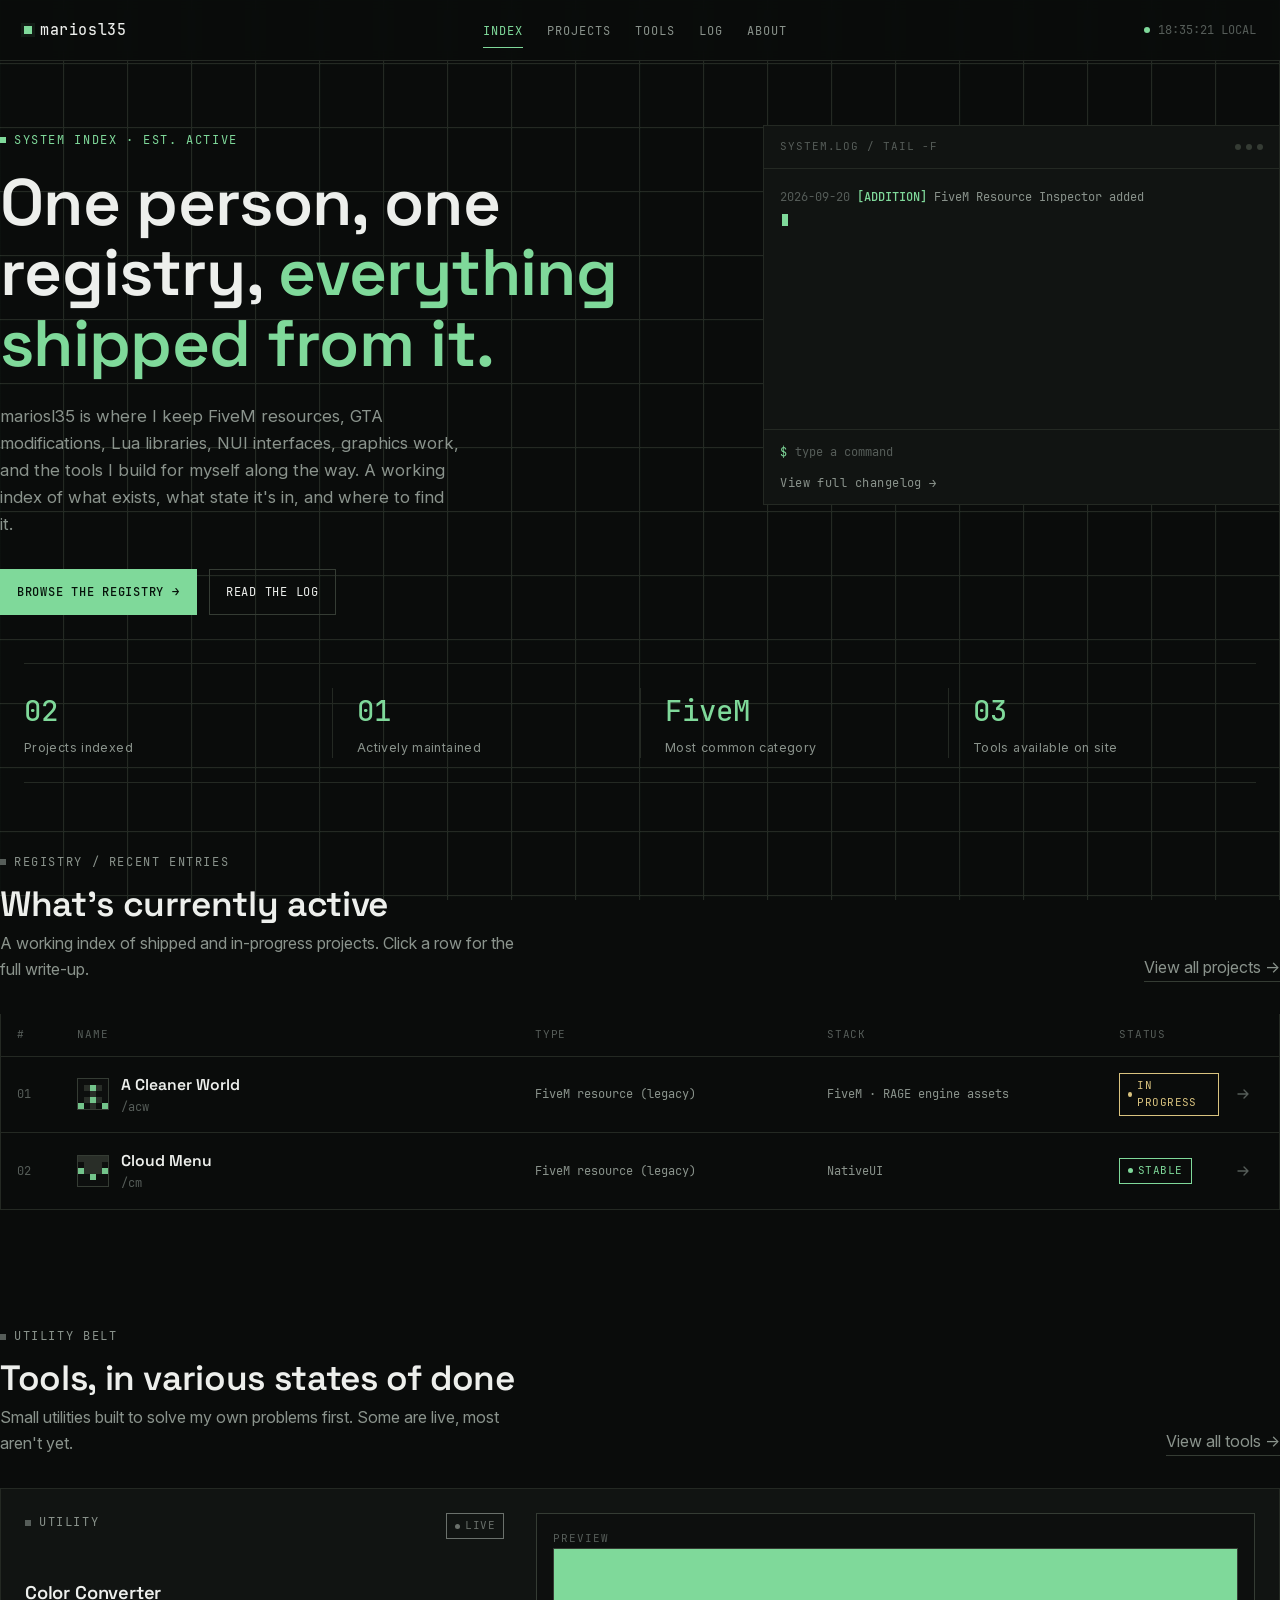
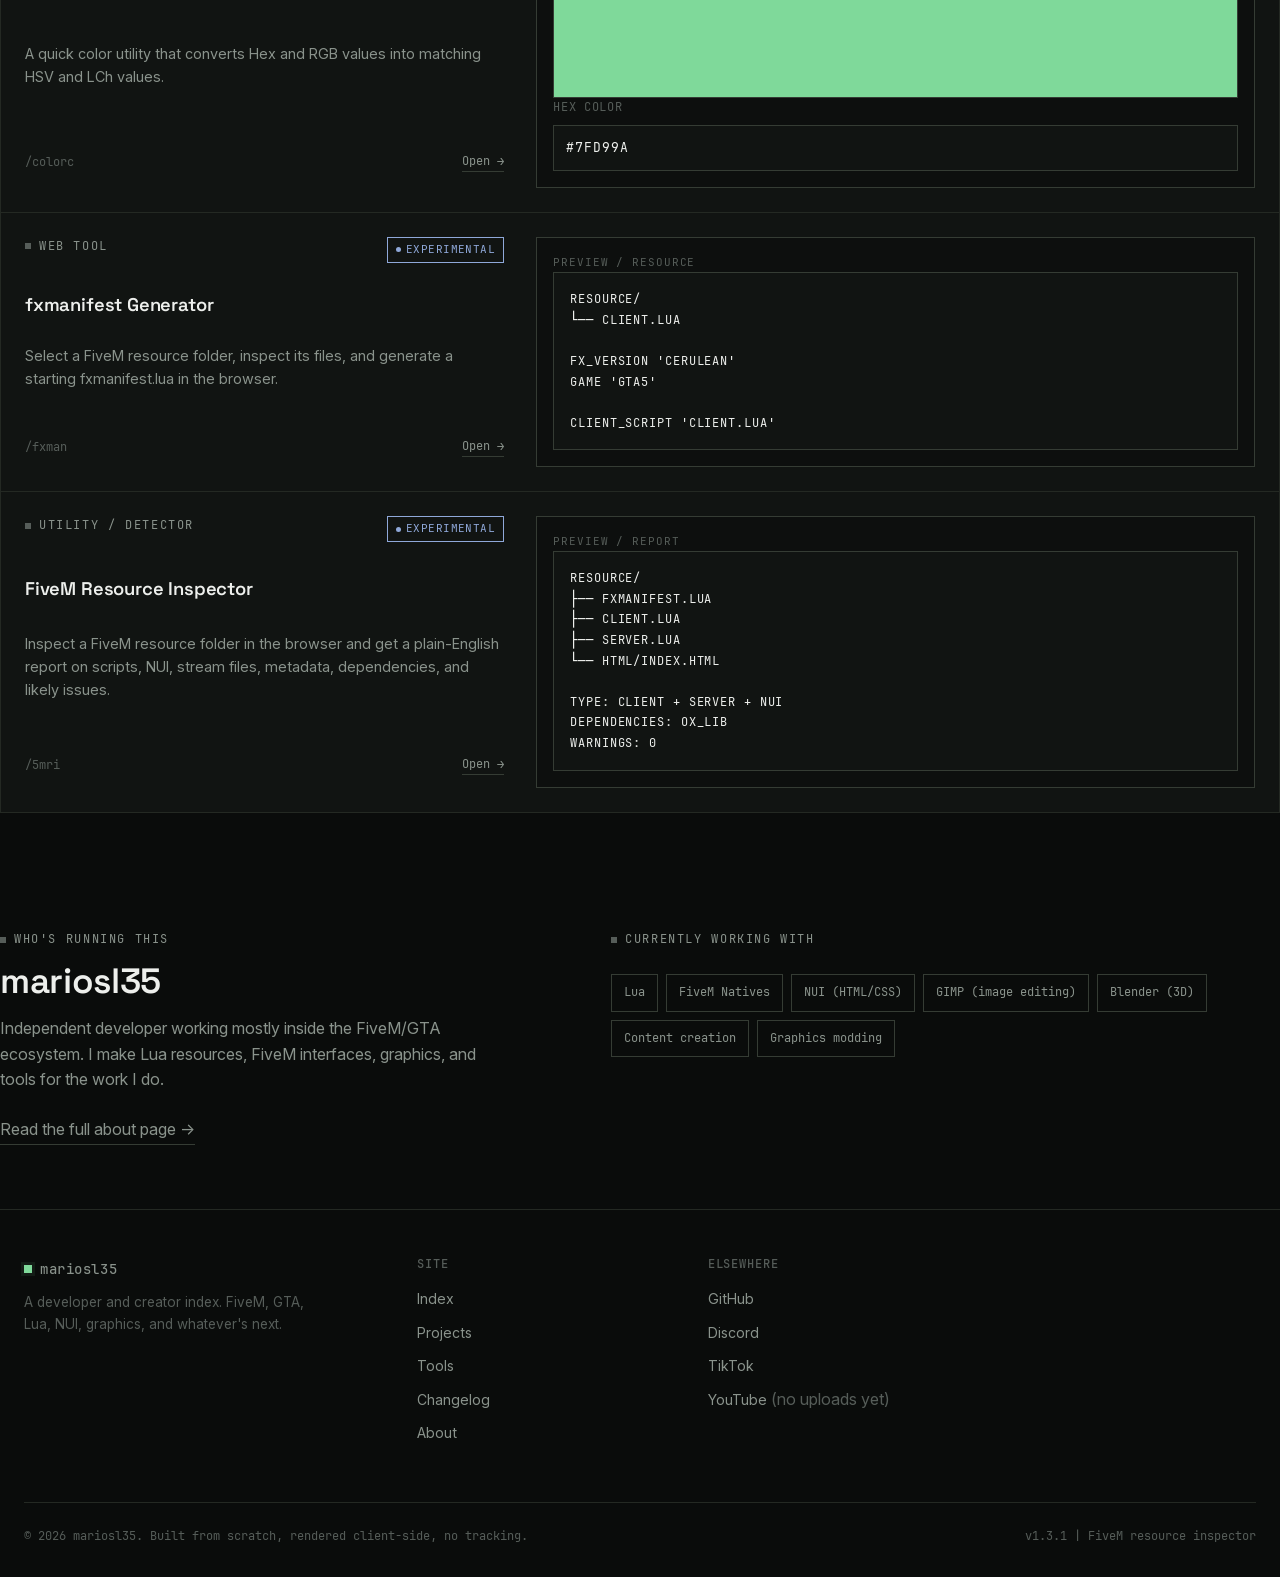
<file: index.html>
<!doctype html>
<html lang="en">
<head>
  <meta charset="UTF-8" />
  <meta name="viewport" content="width=device-width, initial-scale=1, viewport-fit=cover" />
  <title>mariosl35 | dev &amp; creator index</title>
  <meta name="description" content="mariosl35. FiveM resources, GTA mods, Lua libraries, NUI interfaces, graphics, and developer tools, indexed in one place." />
  <link rel="icon" href="assets/favicon.svg" type="image/svg+xml" />
  <link rel="stylesheet" href="css/style.css" />
</head>
<body>
  <a class="skip-link" href="#main">Skip to content</a>

  <header class="site-header">
    <div class="shell header-inner">
      <a href="index.html" class="wordmark" aria-label="mariosl35 home">
        <span class="dot" aria-hidden="true"></span>
        mariosl35
      </a>
      <nav class="main-nav" id="main-nav" aria-label="Primary">
        <ul>
          <li><a href="index.html" aria-current="page">Index</a></li>
          <li><a href="projects.html">Projects</a></li>
          <li><a href="tools.html">Tools</a></li>
          <li><a href="changelog.html">Log</a></li>
          <li><a href="about.html">About</a></li>
        </ul>
      </nav>
      <div class="header-status">
        <span class="pulse" aria-hidden="true"></span>
        <span data-clock>00:00:00 LOCAL</span>
      </div>
      <button class="nav-toggle" aria-label="Toggle navigation menu" aria-controls="main-nav" aria-expanded="false">
        <span></span><span></span><span></span>
      </button>
    </div>
  </header>

  <main id="main">

    <!-- ============ HERO ============ -->
    <section class="shell hero">
      <div class="hero-copy">
        <span class="eyebrow">System index · est. active</span>
        <h1>One person, one registry, <em>everything shipped from it.</em></h1>
        <p>
          mariosl35 is where I keep FiveM resources, GTA modifications, Lua libraries,
          NUI interfaces, graphics work, and the tools I build for myself along the way.
          A working index of what exists, what state it's in, and where to find it.
        </p>
        <div class="hero-actions">
          <a class="btn btn-solid btn-arrow" href="projects.html">Browse the registry</a>
          <a class="btn" href="changelog.html">Read the log</a>
        </div>
      </div>

      <div class="log-panel" aria-label="Recent activity feed">
        <div class="log-panel-head">
          <span>system.log / tail -f</span>
          <span class="dots"><span></span><span></span><span></span></span>
        </div>
        <div class="log-feed" data-log-feed aria-live="off"></div>
        <div class="log-panel-foot">
          <label class="console-prompt" for="site-console-input"><span aria-hidden="true">$</span><input id="site-console-input" data-console-input type="text" inputmode="text" enterkeyhint="go" autocomplete="off" spellcheck="false" aria-label="Site console command" placeholder="type a command" /></label>
          <a href="changelog.html">View full changelog →</a>
        </div>
      </div>
    </section>

    <!-- ============ STATS (real, computed) ============ -->
    <div class="shell">
      <div class="stat-strip" data-stats aria-label="Site statistics"></div>
    </div>

    <!-- ============ FEATURED REGISTRY ============ -->
    <section class="shell section">
      <div class="section-head">
        <div>
          <span class="eyebrow dim">Registry / recent entries</span>
          <h2>What's currently active</h2>
          <p>A working index of shipped and in-progress projects. Click a row for the full write-up.</p>
        </div>
        <a class="text-link" href="projects.html">View all projects →</a>
      </div>

      <div class="registry">
        <div class="registry-head-row" aria-hidden="true">
          <span>#</span>
          <span>Name</span>
          <span>Type</span>
          <span>Stack</span>
          <span>Status</span>
          <span></span>
        </div>
        <div data-registry-featured></div>
      </div>
    </section>

    <!-- ============ TOOLS PREVIEW ============ -->
    <section class="shell section-tight">
      <div class="section-head">
        <div>
          <span class="eyebrow dim">Utility belt</span>
          <h2>Tools, in various states of done</h2>
          <p>Small utilities built to solve my own problems first. Some are live, most aren't yet.</p>
        </div>
        <a class="text-link" href="tools.html">View all tools →</a>
      </div>

      <div class="tools-grid" data-tools-grid></div>
    </section>

    <!-- ============ ABOUT TEASER ============ -->
    <section class="shell section">
      <div class="split">
        <div>
          <span class="eyebrow dim">Who's running this</span>
          <h2 style="margin-top: var(--space-3); font-size: clamp(1.6rem, 3vw, 2.2rem);">mariosl35</h2>
          <p style="margin-top: var(--space-4); color: var(--text-dim); max-width: 48ch;">
            Independent developer working mostly inside the FiveM/GTA ecosystem. I make Lua resources,
            FiveM interfaces, graphics, and tools for the work I do.
          </p>
          <a class="text-link" href="about.html" style="margin-top: var(--space-6); display: inline-block;">Read the full about page →</a>
        </div>
        <div>
          <span class="eyebrow dim">Currently working with</span>
          <ul class="stack-list">
            <li>Lua</li>
            <li>FiveM Natives</li>
            <li>NUI (HTML/CSS)</li>
            <li>GIMP (image editing)</li>
            <li>Blender (3D)</li>
            <li>Content creation</li>
            <li>Graphics modding</li>
          </ul>
        </div>
      </div>
    </section>

  </main>

  <footer class="site-footer">
    <div class="shell">
      <div class="footer-grid">
        <div class="footer-col footer-brand">
          <a href="index.html" class="wordmark"><span class="dot" aria-hidden="true"></span>mariosl35</a>
          <p>A developer and creator index. FiveM, GTA, Lua, NUI, graphics, and whatever's next.</p>
        </div>
        <div class="footer-col">
          <h4>Site</h4>
          <ul>
            <li><a href="index.html">Index</a></li>
            <li><a href="projects.html">Projects</a></li>
            <li><a href="tools.html">Tools</a></li>
            <li><a href="changelog.html">Changelog</a></li>
            <li><a href="about.html">About</a></li>
          </ul>
        </div>
        <div class="footer-col">
          <h4>Elsewhere</h4>
          <ul>
            <li><a href="https://github.com/mariosl35" target="_blank" rel="noopener noreferrer">GitHub</a></li>
            <li><a href="https://discord.gg/AC5u34SuJ2" target="_blank" rel="noopener noreferrer">Discord</a></li>
            <li><a href="https://www.tiktok.com/@mariosl357" target="_blank" rel="noopener noreferrer">TikTok</a></li>
            <li><a href="https://www.youtube.com/@mariosl357" target="_blank" rel="noopener noreferrer">YouTube</a> <span class="footer-note">(no uploads yet)</span></li>
          </ul>
        </div>
      </div>
      <div class="footer-bottom">
        <span>© <span data-year></span> mariosl35. Built from scratch, rendered client-side, no tracking.</span>
        <span>v1.3.1 | FiveM resource inspector</span>
      </div>
    </div>
  </footer>

  <script src="js/data.js"></script>
  <script src="js/main.js"></script>
  <script src="js/registry.js"></script>
  <script>document.querySelector('[data-year]').textContent = new Date().getFullYear();</script>
</body>
</html>
</file>
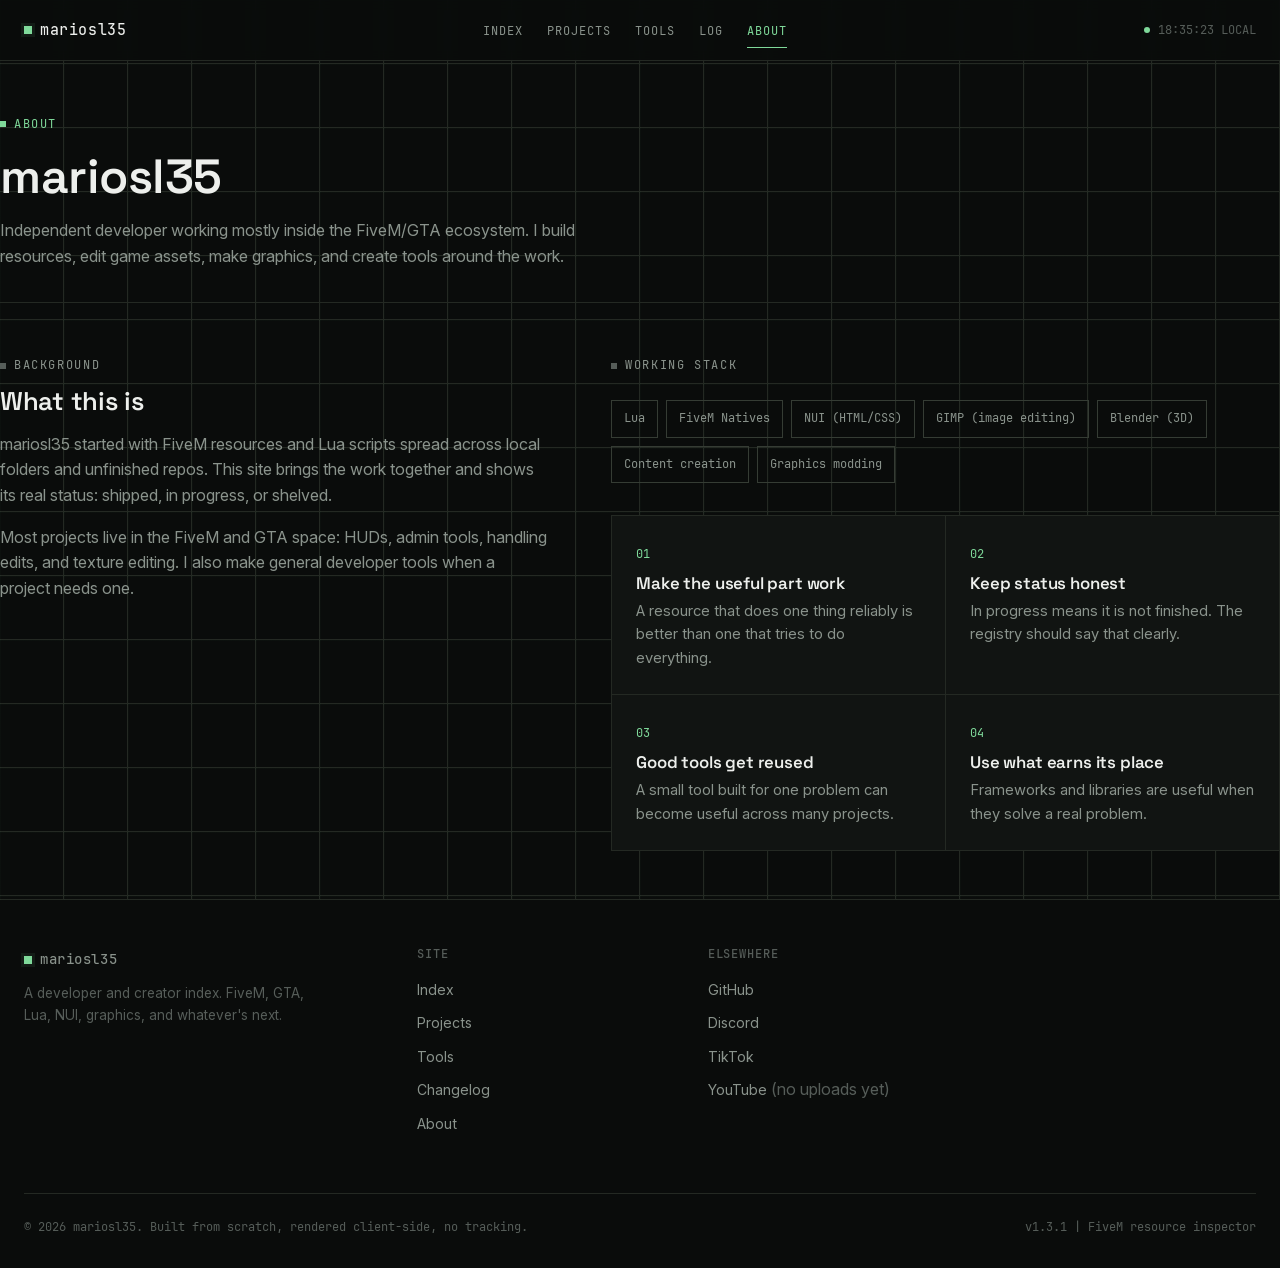
<file: about.html>
<!doctype html>
<html lang="en">
<head>
  <meta charset="UTF-8" />
  <meta name="viewport" content="width=device-width, initial-scale=1, viewport-fit=cover" />
  <title>About | mariosl35</title>
  <meta name="description" content="About mariosl35. An independent developer working across FiveM, GTA modification, Lua, NUI, and graphics." />
  <link rel="icon" href="assets/favicon.svg" type="image/svg+xml" />
  <link rel="stylesheet" href="css/style.css" />
</head>
<body>
  <a class="skip-link" href="#main">Skip to content</a>

  <header class="site-header">
    <div class="shell header-inner">
      <a href="index.html" class="wordmark" aria-label="mariosl35 home">
        <span class="dot" aria-hidden="true"></span>
        mariosl35
      </a>
      <nav class="main-nav" id="main-nav" aria-label="Primary">
        <ul>
          <li><a href="index.html">Index</a></li>
          <li><a href="projects.html">Projects</a></li>
          <li><a href="tools.html">Tools</a></li>
          <li><a href="changelog.html">Log</a></li>
          <li><a href="about.html" aria-current="page">About</a></li>
        </ul>
      </nav>
      <div class="header-status">
        <span class="pulse" aria-hidden="true"></span>
        <span data-clock>00:00:00 LOCAL</span>
      </div>
      <button class="nav-toggle" aria-label="Toggle navigation menu" aria-controls="main-nav" aria-expanded="false">
        <span></span><span></span><span></span>
      </button>
    </div>
  </header>

  <main id="main">
    <div class="shell page-head">
      <span class="eyebrow">About</span>
      <h1>mariosl35</h1>
      <p>Independent developer working mostly inside the FiveM/GTA ecosystem. I build resources, edit game assets, make graphics, and create tools around the work.</p>
    </div>

    <section class="shell section-tight">
      <div class="split">
        <div>
          <span class="eyebrow dim">Background</span>
          <h2 style="margin-top: var(--space-3); font-size: 1.6rem;">What this is</h2>
          <p style="margin-top: var(--space-4); color: var(--text-dim);">
            mariosl35 started with FiveM resources and Lua scripts spread across local folders and unfinished
            repos. This site brings the work together and shows its real status: shipped, in progress, or shelved.
          </p>
          <p style="margin-top: var(--space-4); color: var(--text-dim);">
            Most projects live in the FiveM and GTA space: HUDs, admin tools, handling edits, and texture
            editing. I also make general developer tools when a project needs one.
          </p>
        </div>
        <div>
          <span class="eyebrow dim">Working stack</span>
          <ul class="stack-list">
            <li>Lua</li>
            <li>FiveM Natives</li>
            <li>NUI (HTML/CSS)</li>
            <li>GIMP (image editing)</li>
            <li>Blender (3D)</li>
            <li>Content creation</li>
            <li>Graphics modding</li>
          </ul>

          <div class="principles" style="margin-top: var(--space-8);">
            <div class="principle">
              <span class="pnum">01</span>
              <h3>Make the useful part work</h3>
              <p>A resource that does one thing reliably is better than one that tries to do everything.</p>
            </div>
            <div class="principle">
              <span class="pnum">02</span>
              <h3>Keep status honest</h3>
              <p>In progress means it is not finished. The registry should say that clearly.</p>
            </div>
            <div class="principle">
              <span class="pnum">03</span>
              <h3>Good tools get reused</h3>
              <p>A small tool built for one problem can become useful across many projects.</p>
            </div>
            <div class="principle">
              <span class="pnum">04</span>
              <h3>Use what earns its place</h3>
              <p>Frameworks and libraries are useful when they solve a real problem.</p>
            </div>
          </div>
        </div>
      </div>
    </section>

  </main>

  <footer class="site-footer">
    <div class="shell">
      <div class="footer-grid">
        <div class="footer-col footer-brand">
          <a href="index.html" class="wordmark"><span class="dot" aria-hidden="true"></span>mariosl35</a>
          <p>A developer and creator index. FiveM, GTA, Lua, NUI, graphics, and whatever's next.</p>
        </div>
        <div class="footer-col">
          <h4>Site</h4>
          <ul>
            <li><a href="index.html">Index</a></li>
            <li><a href="projects.html">Projects</a></li>
            <li><a href="tools.html">Tools</a></li>
            <li><a href="changelog.html">Changelog</a></li>
            <li><a href="about.html">About</a></li>
          </ul>
        </div>
        <div class="footer-col">
          <h4>Elsewhere</h4>
          <ul>
            <li><a href="https://github.com/mariosl35" target="_blank" rel="noopener noreferrer">GitHub</a></li>
            <li><a href="https://discord.gg/AC5u34SuJ2" target="_blank" rel="noopener noreferrer">Discord</a></li>
            <li><a href="https://www.tiktok.com/@mariosl357" target="_blank" rel="noopener noreferrer">TikTok</a></li>
            <li><a href="https://www.youtube.com/@mariosl357" target="_blank" rel="noopener noreferrer">YouTube</a> <span class="footer-note">(no uploads yet)</span></li>
          </ul>
        </div>
      </div>
      <div class="footer-bottom">
        <span>© <span data-year></span> mariosl35. Built from scratch, rendered client-side, no tracking.</span>
        <span>v1.3.1 | FiveM resource inspector</span>
      </div>
    </div>
  </footer>

  <script src="js/data.js"></script>
  <script src="js/main.js"></script>
  <script>document.querySelector('[data-year]').textContent = new Date().getFullYear();</script>
</body>
</html>
</file>
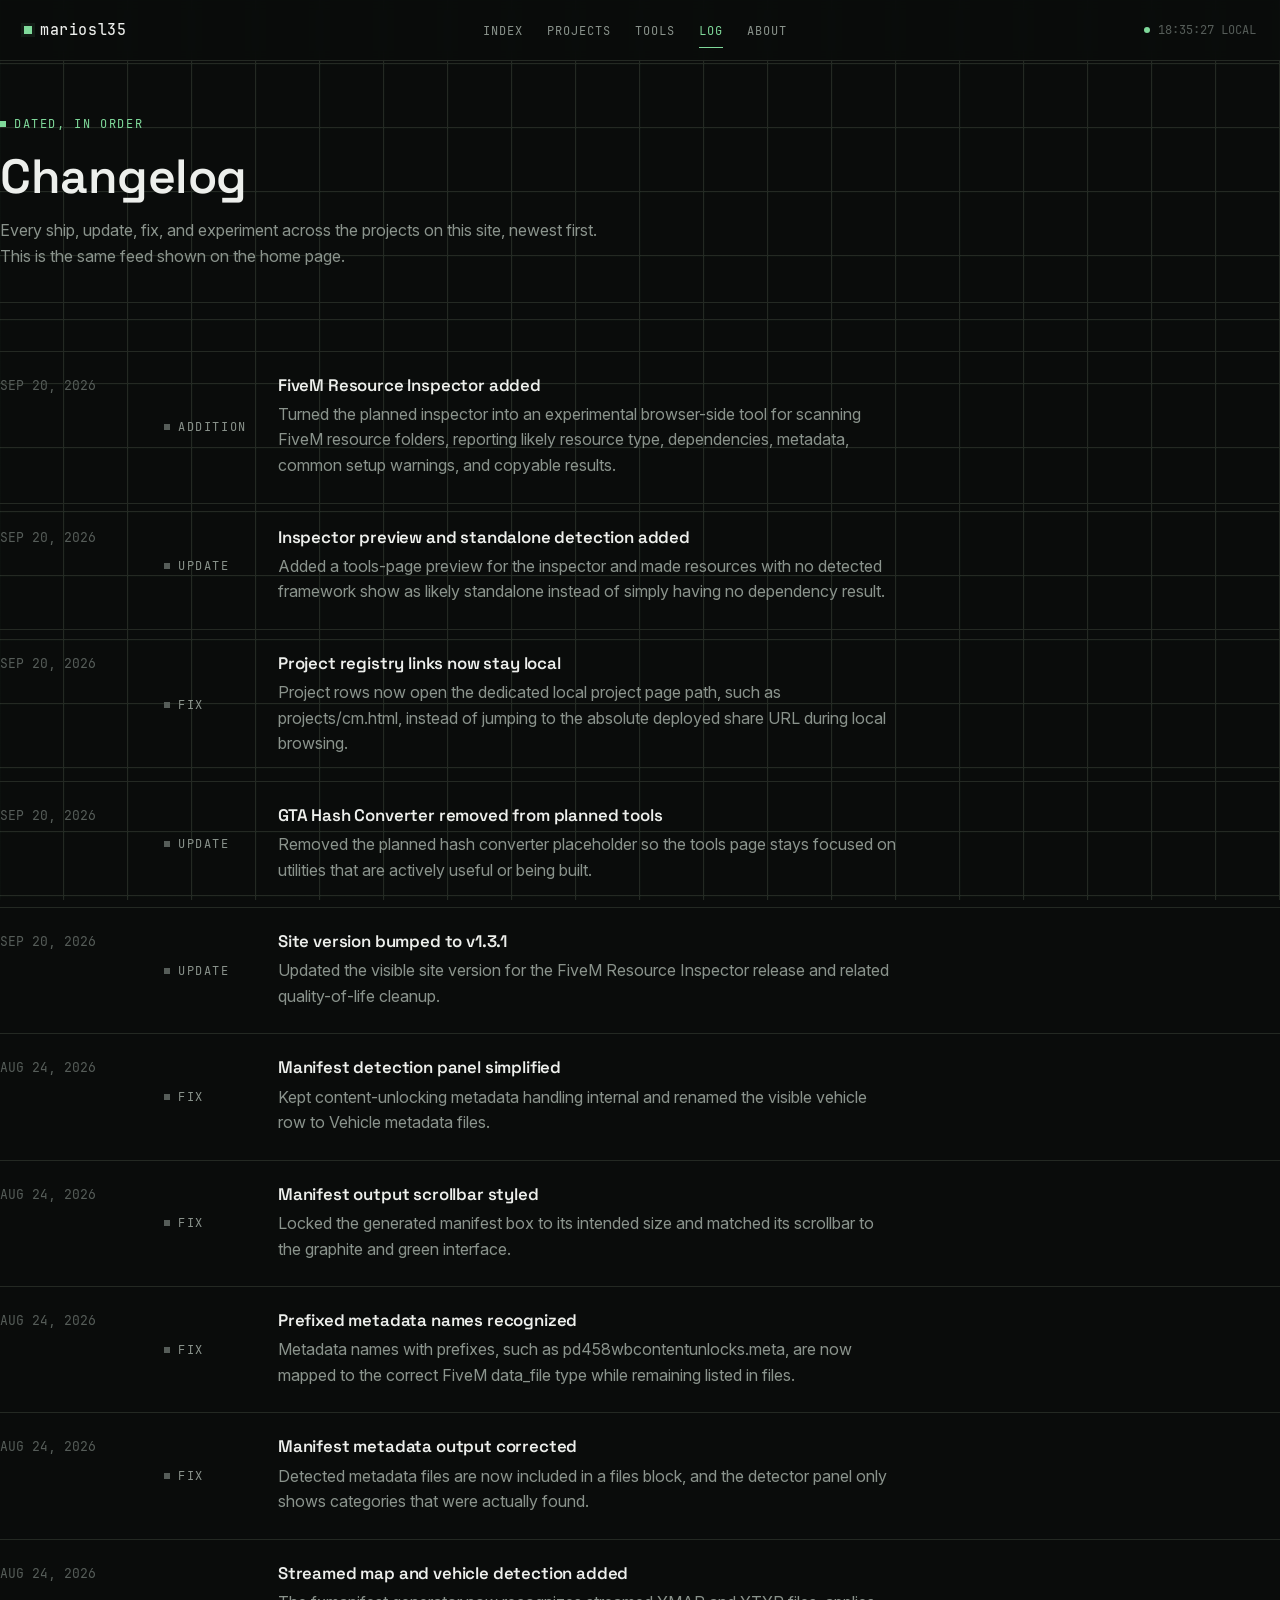
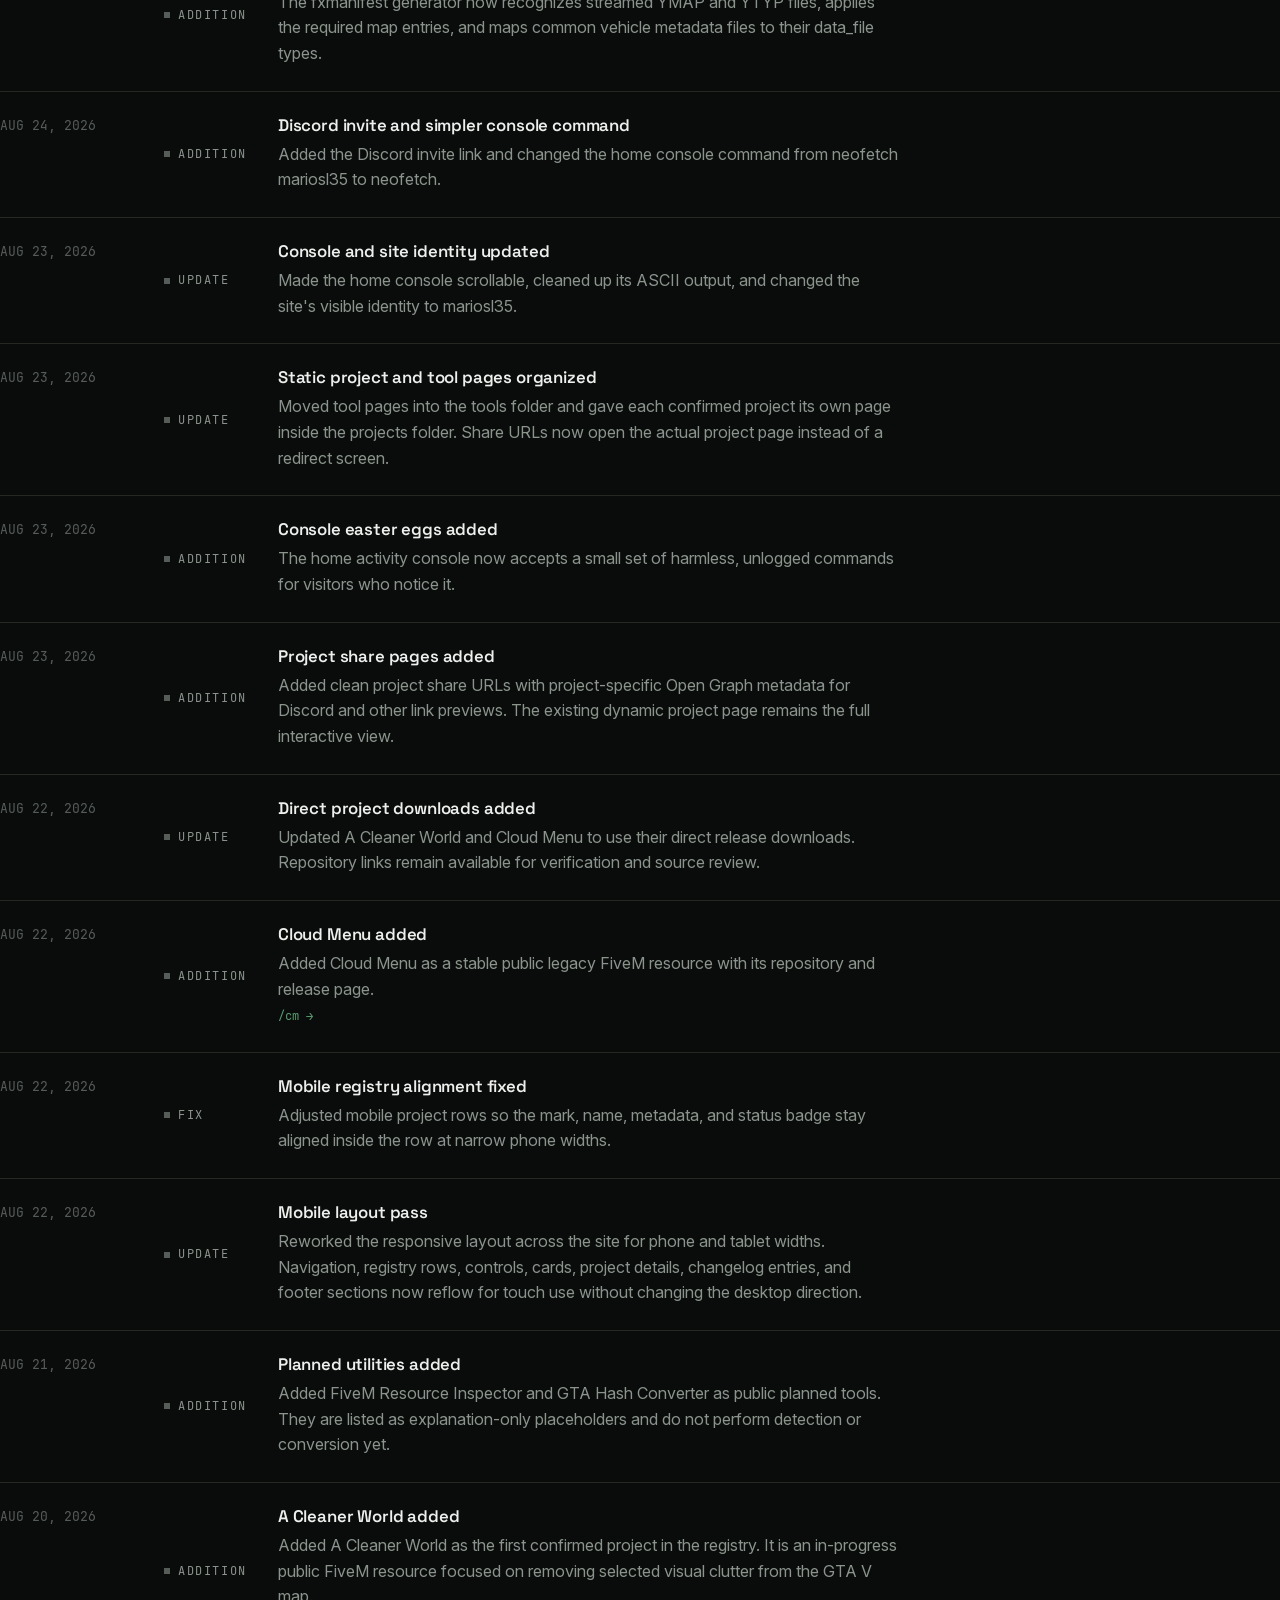
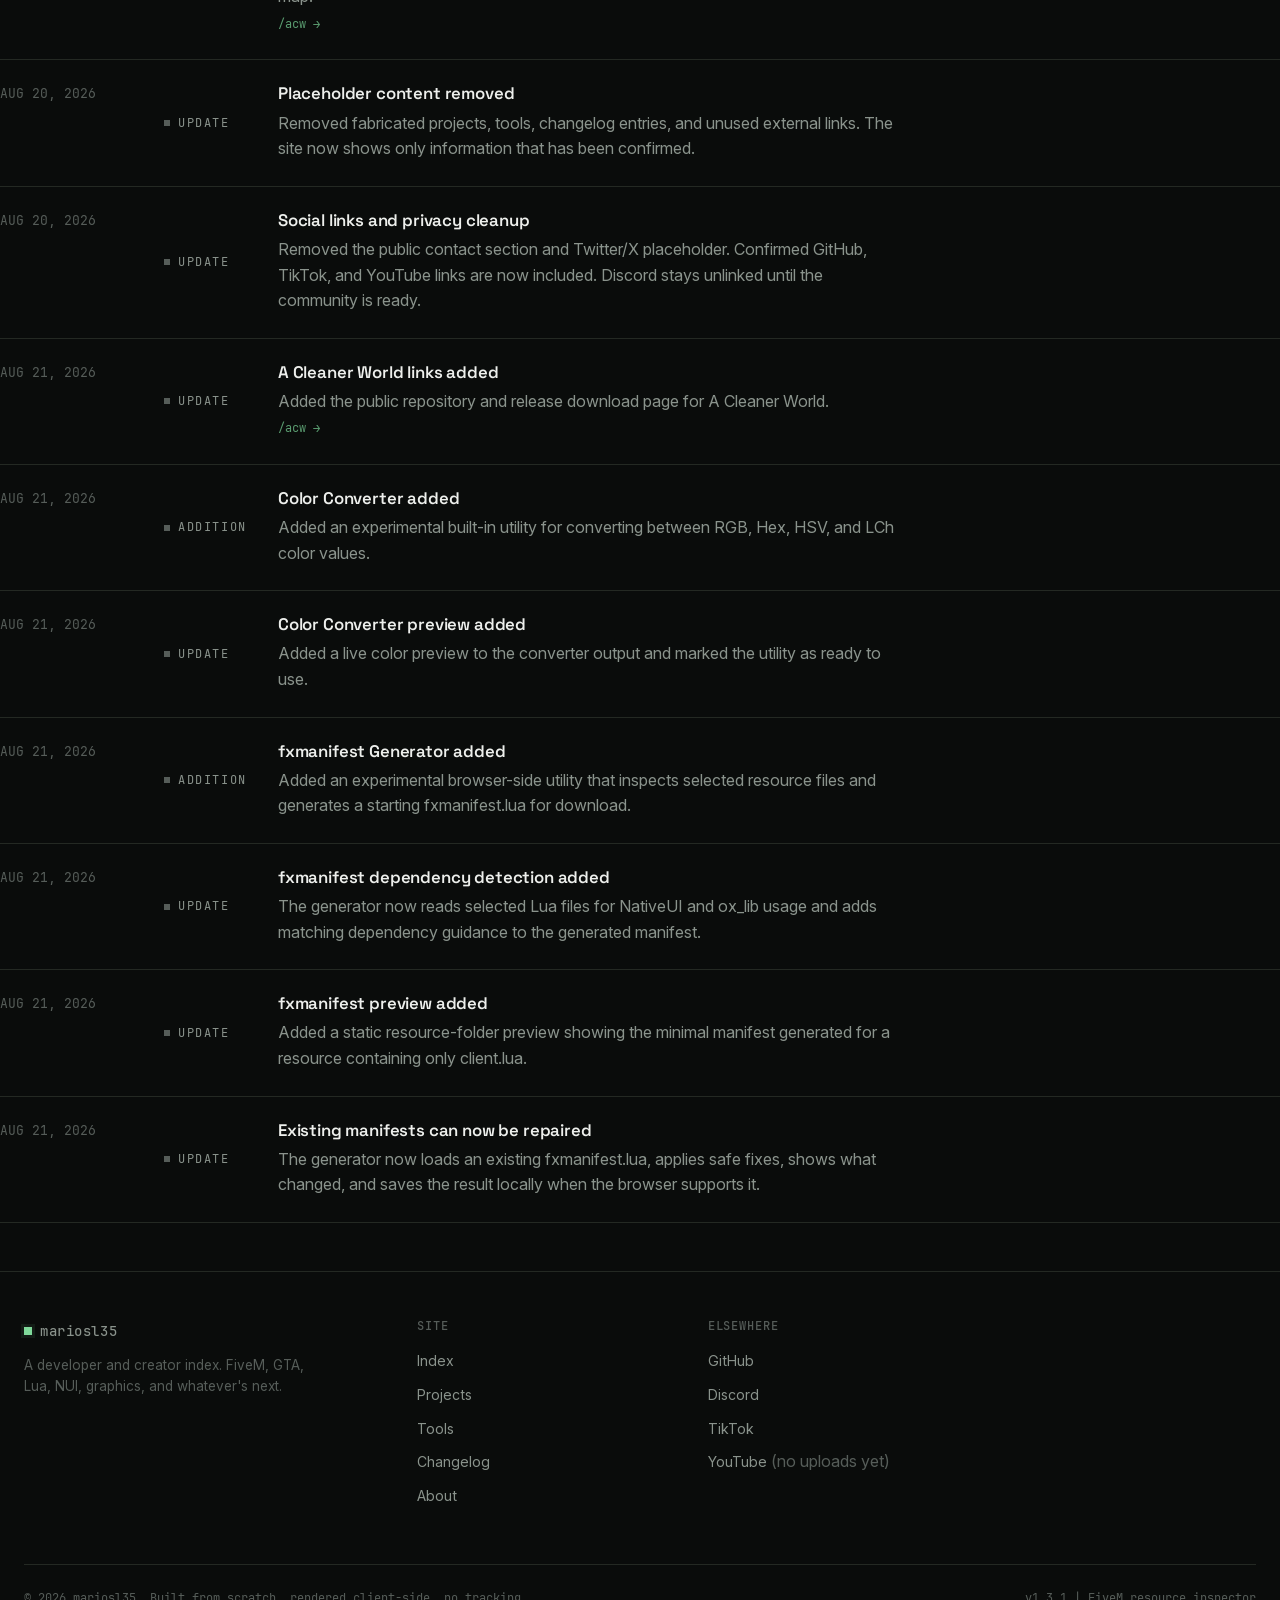
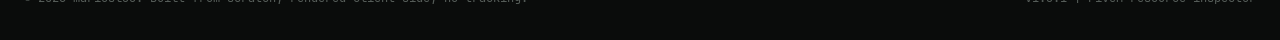
<file: changelog.html>
<!doctype html>
<html lang="en">
<head>
  <meta charset="UTF-8" />
  <meta name="viewport" content="width=device-width, initial-scale=1, viewport-fit=cover" />
  <title>Changelog | mariosl35</title>
  <meta name="description" content="A dated log of updates, ships, and fixes across every mariosl35 project." />
  <link rel="icon" href="assets/favicon.svg" type="image/svg+xml" />
  <link rel="stylesheet" href="css/style.css" />
</head>
<body>
  <a class="skip-link" href="#main">Skip to content</a>

  <header class="site-header">
    <div class="shell header-inner">
      <a href="index.html" class="wordmark" aria-label="mariosl35 home">
        <span class="dot" aria-hidden="true"></span>
        mariosl35
      </a>
      <nav class="main-nav" id="main-nav" aria-label="Primary">
        <ul>
          <li><a href="index.html">Index</a></li>
          <li><a href="projects.html">Projects</a></li>
          <li><a href="tools.html">Tools</a></li>
          <li><a href="changelog.html" aria-current="page">Log</a></li>
          <li><a href="about.html">About</a></li>
        </ul>
      </nav>
      <div class="header-status">
        <span class="pulse" aria-hidden="true"></span>
        <span data-clock>00:00:00 LOCAL</span>
      </div>
      <button class="nav-toggle" aria-label="Toggle navigation menu" aria-controls="main-nav" aria-expanded="false">
        <span></span><span></span><span></span>
      </button>
    </div>
  </header>

  <main id="main">
    <div class="shell page-head">
      <span class="eyebrow">Dated, in order</span>
      <h1>Changelog</h1>
      <p>Every ship, update, fix, and experiment across the projects on this site, newest first. This is the same feed shown on the home page.</p>
    </div>

    <section class="shell section-tight">
      <ul class="changelog-list" data-changelog></ul>
    </section>
  </main>

  <footer class="site-footer">
    <div class="shell">
      <div class="footer-grid">
        <div class="footer-col footer-brand">
          <a href="index.html" class="wordmark"><span class="dot" aria-hidden="true"></span>mariosl35</a>
          <p>A developer and creator index. FiveM, GTA, Lua, NUI, graphics, and whatever's next.</p>
        </div>
        <div class="footer-col">
          <h4>Site</h4>
          <ul>
            <li><a href="index.html">Index</a></li>
            <li><a href="projects.html">Projects</a></li>
            <li><a href="tools.html">Tools</a></li>
            <li><a href="changelog.html">Changelog</a></li>
            <li><a href="about.html">About</a></li>
          </ul>
        </div>
        <div class="footer-col">
          <h4>Elsewhere</h4>
          <ul>
            <li><a href="https://github.com/mariosl35" target="_blank" rel="noopener noreferrer">GitHub</a></li>
            <li><a href="https://discord.gg/AC5u34SuJ2" target="_blank" rel="noopener noreferrer">Discord</a></li>
            <li><a href="https://www.tiktok.com/@mariosl357" target="_blank" rel="noopener noreferrer">TikTok</a></li>
            <li><a href="https://www.youtube.com/@mariosl357" target="_blank" rel="noopener noreferrer">YouTube</a> <span class="footer-note">(no uploads yet)</span></li>
          </ul>
        </div>
      </div>
      <div class="footer-bottom">
        <span>© <span data-year></span> mariosl35. Built from scratch, rendered client-side, no tracking.</span>
        <span>v1.3.1 | FiveM resource inspector</span>
      </div>
    </div>
  </footer>

  <script src="js/data.js"></script>
  <script src="js/main.js"></script>
  <script src="js/registry.js"></script>
  <script>document.querySelector('[data-year]').textContent = new Date().getFullYear();</script>
</body>
</html>
</file>
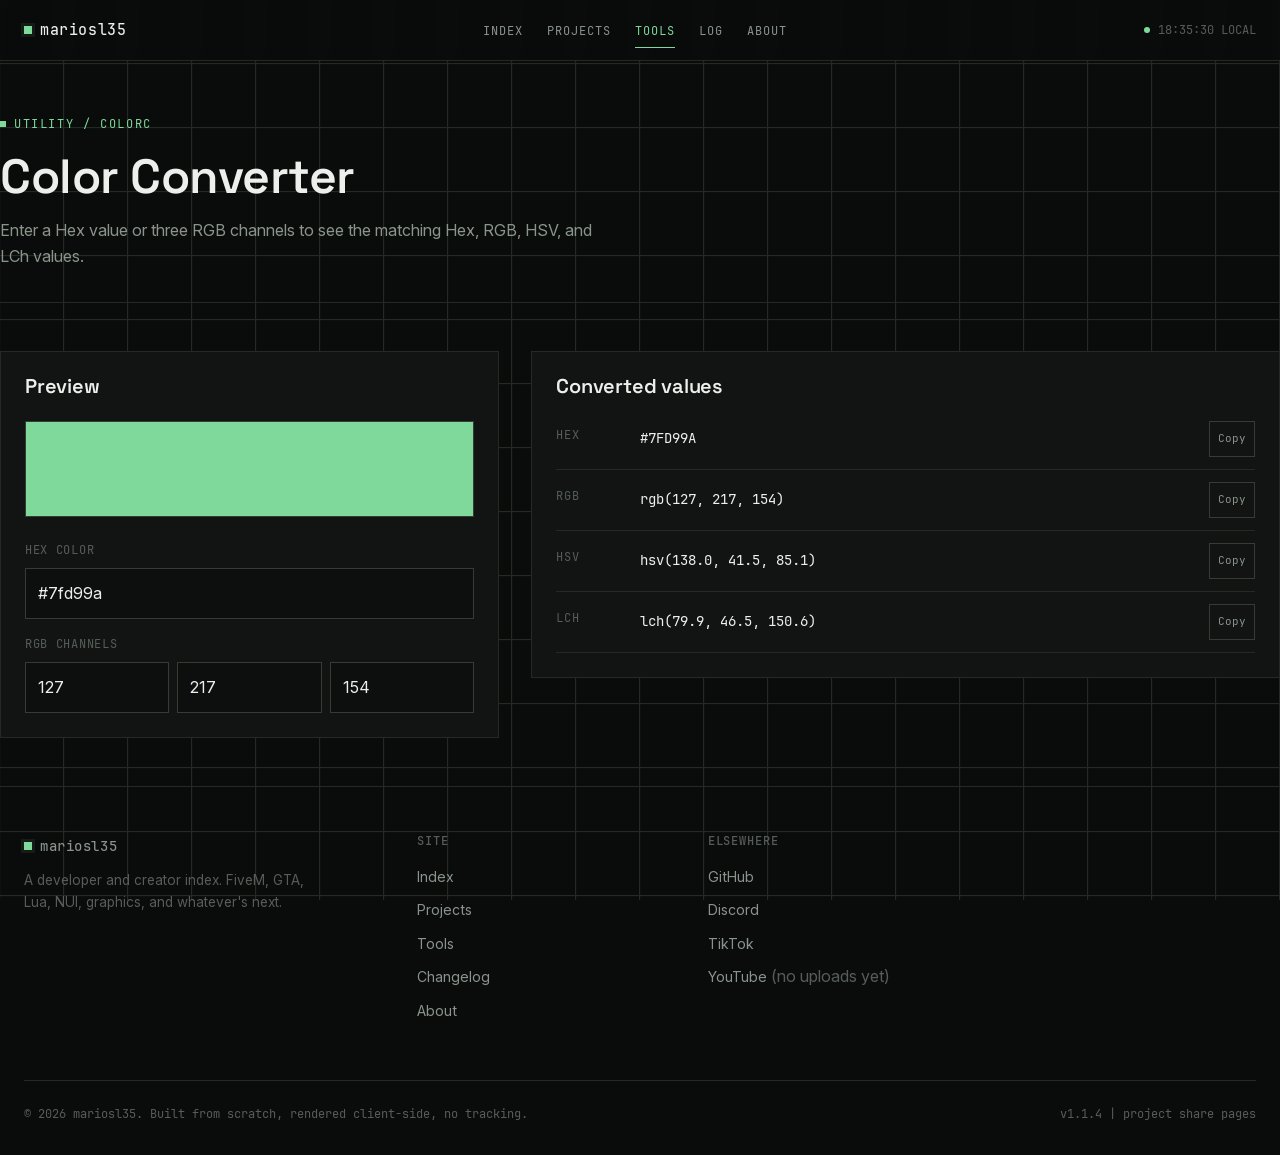
<file: colorc.html>
<!doctype html>
<html lang="en">
<head>
  <meta charset="UTF-8" />
  <meta name="viewport" content="width=device-width, initial-scale=1, viewport-fit=cover" />
  <title>Color Converter | mariosl357</title>
  <meta name="description" content="A simple color converter for Hex, RGB, HSV, and LCh values." />
  <link rel="canonical" href="https://mariosl35.github.io/colorc.html" />
  <meta property="og:type" content="website" />
  <meta property="og:site_name" content="mariosl357" />
  <meta property="og:title" content="Color Converter | mariosl357" />
  <meta property="og:description" content="A simple color converter for Hex, RGB, HSV, and LCh values." />
  <meta property="og:url" content="https://mariosl35.github.io/colorc.html" />
  <link rel="icon" href="assets/favicon.svg" type="image/svg+xml" />
  <link rel="stylesheet" href="css/style.css" />
</head>
<body>
  <a class="skip-link" href="#main">Skip to content</a>

  <header class="site-header">
    <div class="shell header-inner">
      <a href="index.html" class="wordmark" aria-label="mariosl357 home">
        <span class="dot" aria-hidden="true"></span>
        mariosl357
      </a>
      <nav class="main-nav" id="main-nav" aria-label="Primary">
        <ul>
          <li><a href="index.html">Index</a></li>
          <li><a href="projects.html">Projects</a></li>
          <li><a href="tools.html" aria-current="page">Tools</a></li>
          <li><a href="changelog.html">Log</a></li>
          <li><a href="about.html">About</a></li>
        </ul>
      </nav>
      <div class="header-status">
        <span class="pulse" aria-hidden="true"></span>
        <span data-clock>00:00:00 LOCAL</span>
      </div>
      <button class="nav-toggle" aria-label="Toggle navigation menu" aria-controls="main-nav" aria-expanded="false">
        <span></span><span></span><span></span>
      </button>
    </div>
  </header>

  <main id="main">
    <div class="shell page-head">
      <span class="eyebrow">Utility / colorc</span>
      <h1>Color Converter</h1>
      <p>Enter a Hex value or three RGB channels to see the matching Hex, RGB, HSV, and LCh values.</p>
    </div>

    <section class="shell section-tight">
      <div class="converter" data-converter>
        <div class="converter-panel">
          <h2>Preview</h2>
          <div class="converter-swatch" data-swatch aria-label="Current color preview"></div>
          <div class="converter-field">
            <label for="color-hex">HEX color</label>
            <input class="converter-input" id="color-hex" data-hex value="#7fd99a" spellcheck="false" />
          </div>
          <div class="converter-field">
            <span class="converter-output-label">RGB channels</span>
            <div class="converter-rgb">
              <label class="sr-only" for="color-r">Red</label>
              <input class="converter-number" id="color-r" data-r type="number" min="0" max="255" value="127" />
              <label class="sr-only" for="color-g">Green</label>
              <input class="converter-number" id="color-g" data-g type="number" min="0" max="255" value="217" />
              <label class="sr-only" for="color-b">Blue</label>
              <input class="converter-number" id="color-b" data-b type="number" min="0" max="255" value="154" />
            </div>
          </div>
          <p class="converter-error" data-error role="status"></p>
        </div>

        <div class="converter-panel">
          <h2>Converted values</h2>
          <div class="converter-output-list">
            <div class="converter-output"><span class="converter-output-label">Hex</span><code data-out-hex></code><button class="converter-copy" data-copy="hex" type="button">Copy</button></div>
            <div class="converter-output"><span class="converter-output-label">RGB</span><code data-out-rgb></code><button class="converter-copy" data-copy="rgb" type="button">Copy</button></div>
            <div class="converter-output"><span class="converter-output-label">HSV</span><code data-out-hsv></code><button class="converter-copy" data-copy="hsv" type="button">Copy</button></div>
            <div class="converter-output"><span class="converter-output-label">LCh</span><code data-out-lch></code><button class="converter-copy" data-copy="lch" type="button">Copy</button></div>
          </div>
        </div>
      </div>
    </section>
  </main>

  <footer class="site-footer">
    <div class="shell">
      <div class="footer-grid">
        <div class="footer-col footer-brand">
          <a href="index.html" class="wordmark"><span class="dot" aria-hidden="true"></span>mariosl357</a>
          <p>A developer and creator index. FiveM, GTA, Lua, NUI, graphics, and whatever's next.</p>
        </div>
        <div class="footer-col">
          <h4>Site</h4>
          <ul>
            <li><a href="index.html">Index</a></li>
            <li><a href="projects.html">Projects</a></li>
            <li><a href="tools.html">Tools</a></li>
            <li><a href="changelog.html">Changelog</a></li>
            <li><a href="about.html">About</a></li>
          </ul>
        </div>
        <div class="footer-col">
          <h4>Elsewhere</h4>
          <ul>
            <li><a href="https://github.com/mariosl35" target="_blank" rel="noopener noreferrer">GitHub</a></li>
            <li>Discord <span class="footer-note">(community coming soon)</span></li>
            <li><a href="https://www.tiktok.com/@mariosl357" target="_blank" rel="noopener noreferrer">TikTok</a></li>
            <li><a href="https://www.youtube.com/@mariosl357" target="_blank" rel="noopener noreferrer">YouTube</a> <span class="footer-note">(no uploads yet)</span></li>
          </ul>
        </div>
      </div>
      <div class="footer-bottom">
        <span>© <span data-year></span> mariosl357. Built from scratch, rendered client-side, no tracking.</span>
        <span>v1.1.4 | project share pages</span>
      </div>
    </div>
  </footer>

  <script src="js/main.js"></script>
  <script src="js/colorc.js"></script>
  <script>document.querySelector('[data-year]').textContent = new Date().getFullYear();</script>
</body>
</html>
</file>
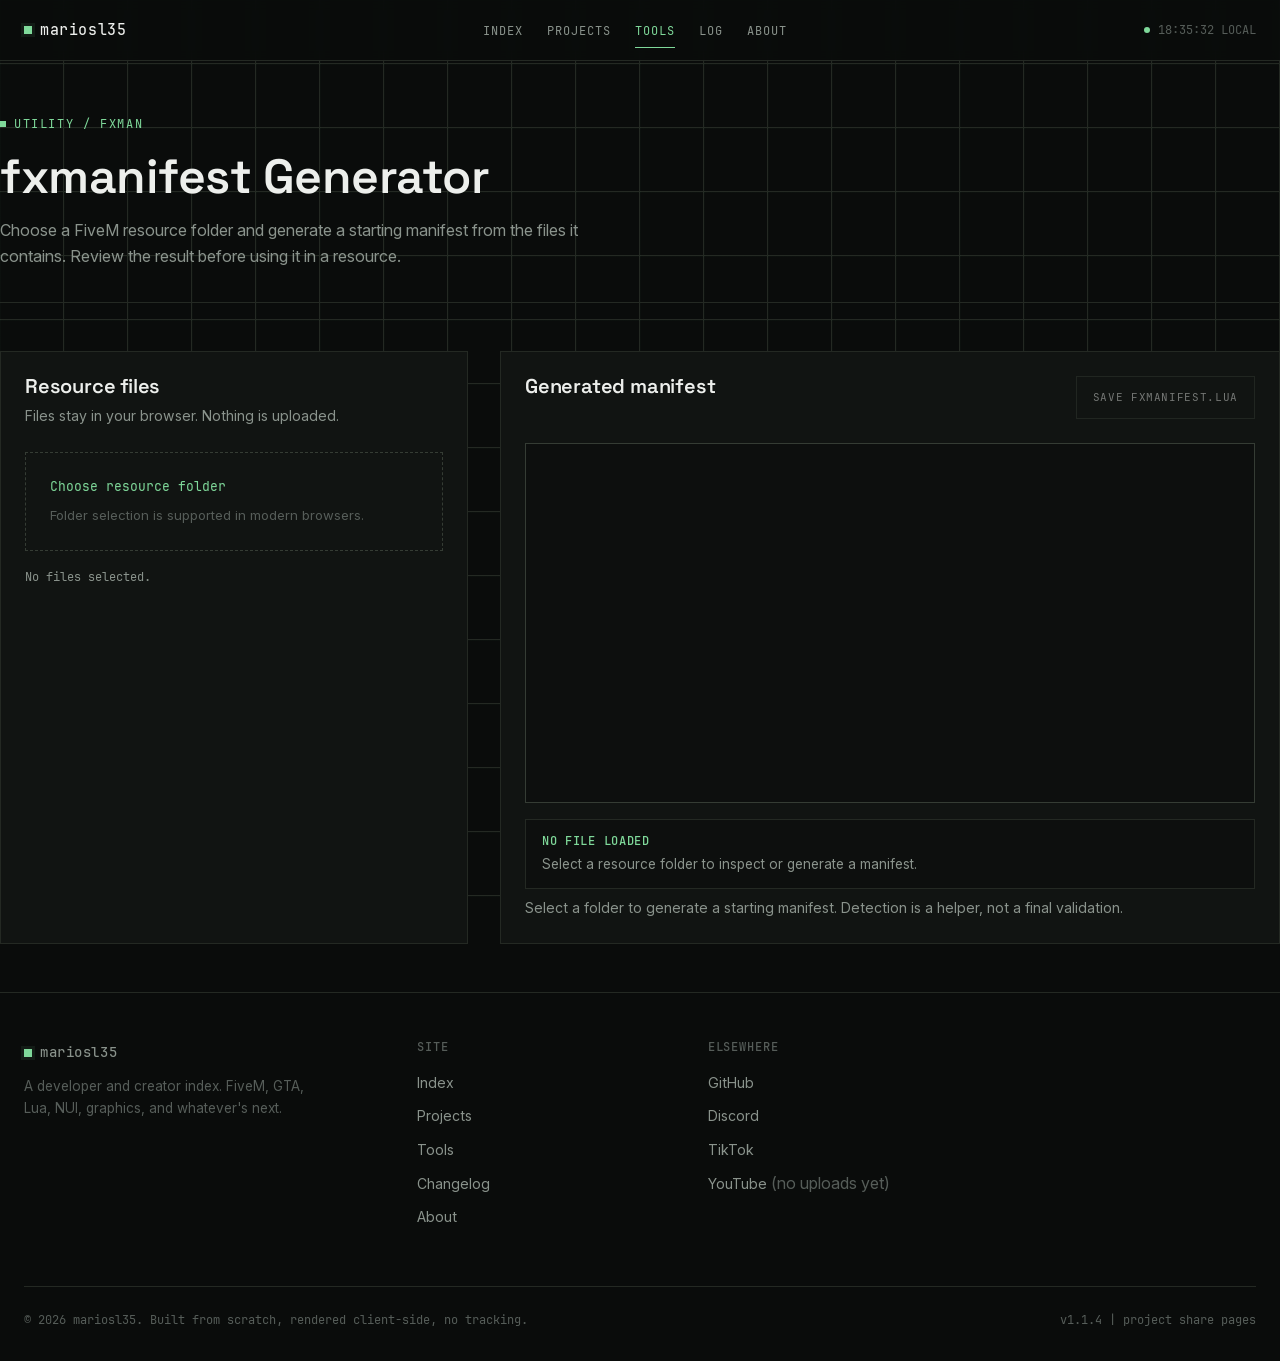
<file: fxman.html>
<!doctype html>
<html lang="en">
<head>
  <meta charset="UTF-8" />
  <meta name="viewport" content="width=device-width, initial-scale=1, viewport-fit=cover" />
  <title>fxmanifest Generator | mariosl357</title>
  <meta name="description" content="Generate a starting fxmanifest.lua for a FiveM resource in the browser." />
  <link rel="canonical" href="https://mariosl35.github.io/fxman.html" />
  <meta property="og:type" content="website" />
  <meta property="og:site_name" content="mariosl357" />
  <meta property="og:title" content="fxmanifest Generator | mariosl357" />
  <meta property="og:description" content="Generate a starting fxmanifest.lua for a FiveM resource in the browser." />
  <meta property="og:url" content="https://mariosl35.github.io/fxman.html" />
  <link rel="icon" href="assets/favicon.svg" type="image/svg+xml" />
  <link rel="stylesheet" href="css/style.css" />
</head>
<body>
  <a class="skip-link" href="#main">Skip to content</a>
  <header class="site-header">
    <div class="shell header-inner">
      <a href="index.html" class="wordmark" aria-label="mariosl357 home"><span class="dot" aria-hidden="true"></span>mariosl357</a>
      <nav class="main-nav" id="main-nav" aria-label="Primary">
        <ul><li><a href="index.html">Index</a></li><li><a href="projects.html">Projects</a></li><li><a href="tools.html" aria-current="page">Tools</a></li><li><a href="changelog.html">Log</a></li><li><a href="about.html">About</a></li></ul>
      </nav>
      <div class="header-status"><span class="pulse" aria-hidden="true"></span><span data-clock>00:00:00 LOCAL</span></div>
      <button class="nav-toggle" aria-label="Toggle navigation menu" aria-controls="main-nav" aria-expanded="false"><span></span><span></span><span></span></button>
    </div>
  </header>

  <main id="main">
    <div class="shell page-head">
      <span class="eyebrow">Utility / fxman</span>
      <h1>fxmanifest Generator</h1>
      <p>Choose a FiveM resource folder and generate a starting manifest from the files it contains. Review the result before using it in a resource.</p>
    </div>
    <section class="shell section-tight">
      <div class="manifest-tool">
        <div class="manifest-panel">
          <h2>Resource files</h2>
          <p class="manifest-help">Files stay in your browser. Nothing is uploaded.</p>
          <label class="manifest-picker" for="resource-files">
            <span>Choose resource folder</span>
            <small>Folder selection is supported in modern browsers.</small>
          </label>
          <input id="resource-files" class="sr-only" type="file" webkitdirectory multiple data-resource-files />
          <p class="manifest-file-count" data-file-count>No files selected.</p>
          <ul class="manifest-detected" data-detected></ul>
        </div>
        <div class="manifest-panel">
          <div class="manifest-heading-row"><h2>Generated manifest</h2><button class="btn" type="button" data-download disabled>Save fxmanifest.lua</button></div>
          <textarea class="manifest-output" data-manifest-output spellcheck="false" aria-label="Generated fxmanifest.lua" readonly></textarea>
          <div class="manifest-changes" data-manifest-changes><strong>No file loaded</strong><span>Select a resource folder to inspect or generate a manifest.</span></div>
          <p class="manifest-warning" data-manifest-warning>Select a folder to generate a starting manifest. Detection is a helper, not a final validation.</p>
        </div>
      </div>
    </section>
  </main>

  <footer class="site-footer"><div class="shell"><div class="footer-grid">
    <div class="footer-col footer-brand"><a href="index.html" class="wordmark"><span class="dot" aria-hidden="true"></span>mariosl357</a><p>A developer and creator index. FiveM, GTA, Lua, NUI, graphics, and whatever's next.</p></div>
    <div class="footer-col"><h4>Site</h4><ul><li><a href="index.html">Index</a></li><li><a href="projects.html">Projects</a></li><li><a href="tools.html">Tools</a></li><li><a href="changelog.html">Changelog</a></li><li><a href="about.html">About</a></li></ul></div>
    <div class="footer-col"><h4>Elsewhere</h4><ul><li><a href="https://github.com/mariosl35" target="_blank" rel="noopener noreferrer">GitHub</a></li><li>Discord <span class="footer-note">(community coming soon)</span></li><li><a href="https://www.tiktok.com/@mariosl357" target="_blank" rel="noopener noreferrer">TikTok</a></li><li><a href="https://www.youtube.com/@mariosl357" target="_blank" rel="noopener noreferrer">YouTube</a> <span class="footer-note">(no uploads yet)</span></li></ul></div>
  </div><div class="footer-bottom"><span>© <span data-year></span> mariosl357. Built from scratch, rendered client-side, no tracking.</span><span>v1.1.4 | project share pages</span></div></div></footer>
  <script src="js/main.js"></script><script src="js/fxman.js"></script><script>document.querySelector('[data-year]').textContent = new Date().getFullYear();</script>
</body>
</html>
</file>
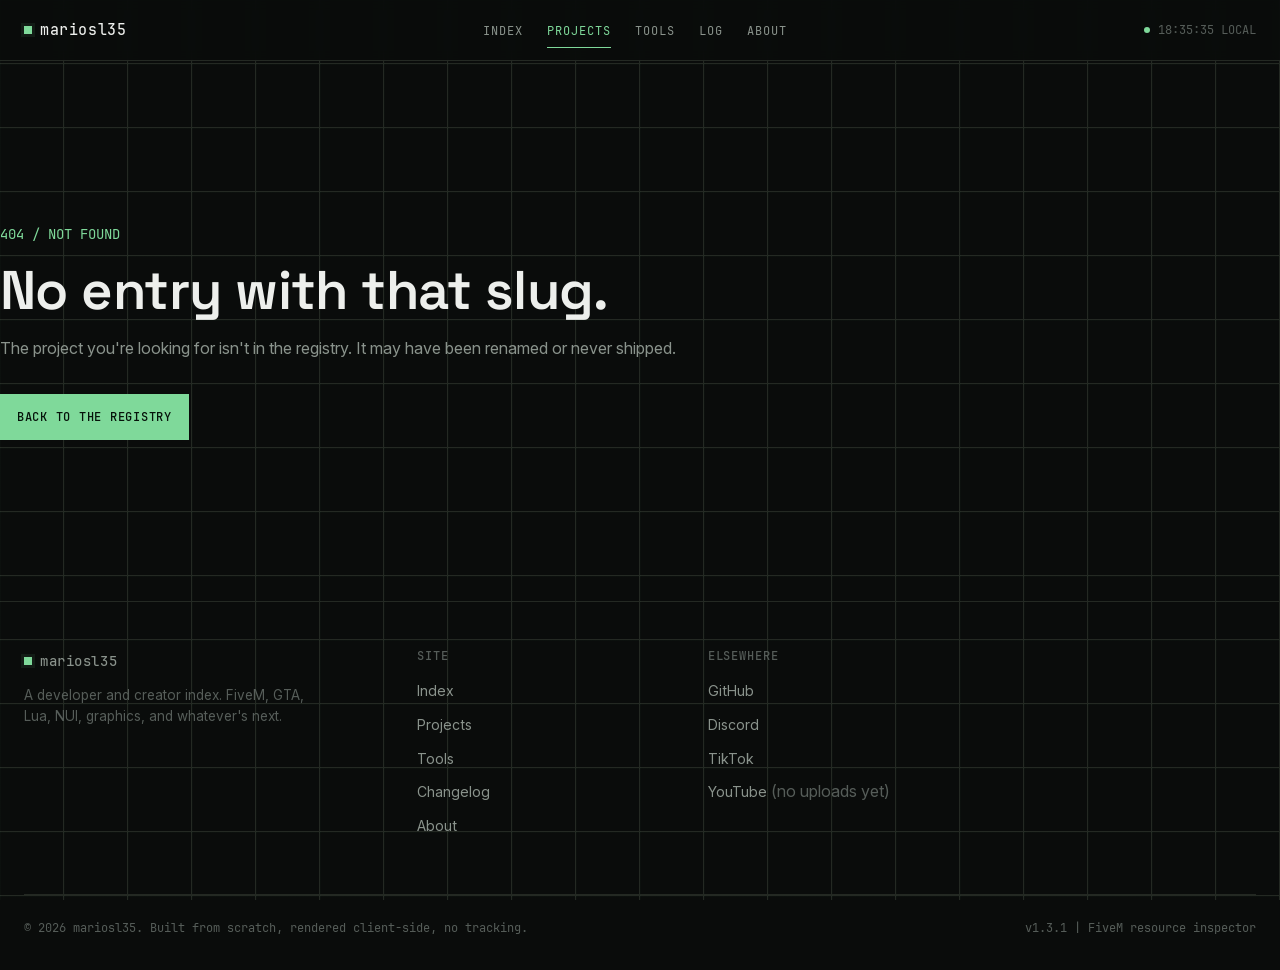
<file: project.html>
<!doctype html>
<html lang="en">
<head>
  <meta charset="UTF-8" />
  <meta name="viewport" content="width=device-width, initial-scale=1, viewport-fit=cover" />
  <title>Project | mariosl35</title>
  <meta name="description" data-meta-description content="mariosl35 project entry" />
  <link rel="canonical" href="https://mariosl35.github.io/project.html" />
  <meta property="og:type" content="website" />
  <meta property="og:site_name" content="mariosl35" />
  <meta property="og:title" data-meta-og-title content="Project | mariosl35" />
  <meta property="og:description" data-meta-og-description content="mariosl35 project entry" />
  <meta property="og:url" data-meta-og-url content="https://mariosl35.github.io/project.html" />
  <link rel="icon" href="assets/favicon.svg" type="image/svg+xml" />
  <link rel="stylesheet" href="css/style.css" />
</head>
<body>
  <a class="skip-link" href="#main">Skip to content</a>

  <header class="site-header">
    <div class="shell header-inner">
      <a href="index.html" class="wordmark" aria-label="mariosl35 home">
        <span class="dot" aria-hidden="true"></span>
        mariosl35
      </a>
      <nav class="main-nav" id="main-nav" aria-label="Primary">
        <ul>
          <li><a href="index.html">Index</a></li>
          <li><a href="projects.html" aria-current="page">Projects</a></li>
          <li><a href="tools.html">Tools</a></li>
          <li><a href="changelog.html">Log</a></li>
          <li><a href="about.html">About</a></li>
        </ul>
      </nav>
      <div class="header-status">
        <span class="pulse" aria-hidden="true"></span>
        <span data-clock>00:00:00 LOCAL</span>
      </div>
      <button class="nav-toggle" aria-label="Toggle navigation menu" aria-controls="main-nav" aria-expanded="false">
        <span></span><span></span><span></span>
      </button>
    </div>
  </header>

  <main id="main">
    <div data-project-not-found style="display:none;">
      <div class="shell error-page">
        <span class="code">404 / NOT FOUND</span>
        <h1>No entry with that slug.</h1>
        <p>The project you're looking for isn't in the registry. It may have been renamed or never shipped.</p>
        <a class="btn btn-solid" href="projects.html">Back to the registry</a>
      </div>
    </div>

    <div data-project-root>
      <div class="shell">
        <nav class="breadcrumb" aria-label="Breadcrumb" style="padding-top: var(--space-8);">
          <a href="projects.html">Projects</a>
          <span aria-hidden="true">/</span>
          <span data-p-name>-</span>
        </nav>
      </div>

      <div class="shell project-hero">
        <div class="project-thumb-lg" data-p-thumb aria-hidden="true"></div>
        <div>
          <div class="project-title-row">
            <span class="eyebrow dim" data-p-type>-</span>
            <span data-p-status></span>
          </div>
          <h1 data-p-name>-</h1>
          <p class="slug-line" data-p-slug>/-</p>
          <p class="lede" data-p-tagline>-</p>

          <div class="project-actions" data-p-links></div>

          <div class="meta-table">
            <div class="meta-cell"><div class="k">Type</div><div class="v" data-meta-type>-</div></div>
            <div class="meta-cell"><div class="k">Stack</div><div class="v" data-meta-stack>-</div></div>
            <div class="meta-cell"><div class="k">Version</div><div class="v" data-meta-version>-</div></div>
            <div class="meta-cell"><div class="k">Status</div><div class="v" data-meta-status>-</div></div>
            <div class="meta-cell"><div class="k">Visibility</div><div class="v" data-meta-visibility>-</div></div>
            <div class="meta-cell"><div class="k">Date</div><div class="v" data-meta-date>-</div></div>
          </div>
        </div>
      </div>

      <div class="shell project-body">
        <article>
          <h2>Overview</h2>
          <p data-p-description>-</p>

          <div class="detail-block">
            <h2>Notable features</h2>
            <ul data-p-highlights></ul>
          </div>

          <div class="detail-block" data-p-public-notes hidden>
            <h2>Notes</h2>
            <p data-p-public-notes-text></p>
          </div>

          <div class="detail-block project-assets" data-p-assets hidden></div>
        </article>

        <aside class="project-aside">
          <div class="aside-block">
            <h3>Related log entries</h3>
            <ul data-p-related-log></ul>
          </div>
          <div class="aside-block">
            <h3>Other projects</h3>
            <ul data-p-other></ul>
          </div>
        </aside>
      </div>
    </div>
  </main>

  <footer class="site-footer">
    <div class="shell">
      <div class="footer-grid">
        <div class="footer-col footer-brand">
          <a href="index.html" class="wordmark"><span class="dot" aria-hidden="true"></span>mariosl35</a>
          <p>A developer and creator index. FiveM, GTA, Lua, NUI, graphics, and whatever's next.</p>
        </div>
        <div class="footer-col">
          <h4>Site</h4>
          <ul>
            <li><a href="index.html">Index</a></li>
            <li><a href="projects.html">Projects</a></li>
            <li><a href="tools.html">Tools</a></li>
            <li><a href="changelog.html">Changelog</a></li>
            <li><a href="about.html">About</a></li>
          </ul>
        </div>
        <div class="footer-col">
          <h4>Elsewhere</h4>
          <ul>
            <li><a href="https://github.com/mariosl35" target="_blank" rel="noopener noreferrer">GitHub</a></li>
            <li><a href="https://discord.gg/AC5u34SuJ2" target="_blank" rel="noopener noreferrer">Discord</a></li>
            <li><a href="https://www.tiktok.com/@mariosl357" target="_blank" rel="noopener noreferrer">TikTok</a></li>
            <li><a href="https://www.youtube.com/@mariosl357" target="_blank" rel="noopener noreferrer">YouTube</a> <span class="footer-note">(no uploads yet)</span></li>
          </ul>
        </div>
      </div>
      <div class="footer-bottom">
        <span>© <span data-year></span> mariosl35. Built from scratch, rendered client-side, no tracking.</span>
        <span>v1.3.1 | FiveM resource inspector</span>
      </div>
    </div>
  </footer>

  <script src="js/data.js"></script>
  <script src="js/main.js"></script>
  <script src="js/project.js"></script>
  <script>document.querySelector('[data-year]').textContent = new Date().getFullYear();</script>
</body>
</html>
</file>
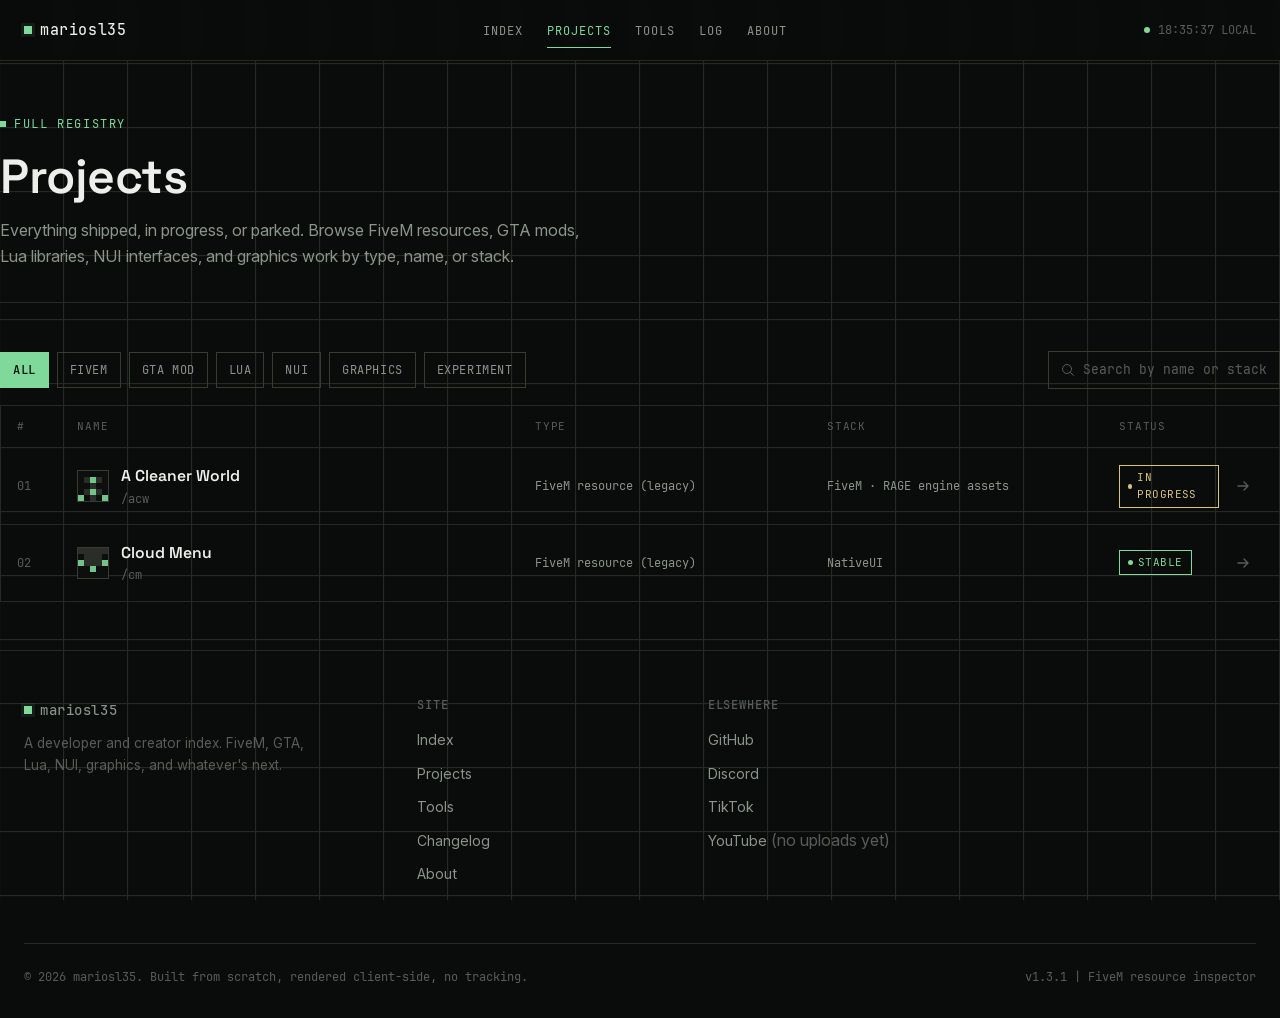
<file: projects.html>
<!doctype html>
<html lang="en">
<head>
  <meta charset="UTF-8" />
  <meta name="viewport" content="width=device-width, initial-scale=1, viewport-fit=cover" />
  <title>Projects | mariosl35</title>
  <meta name="description" content="Full registry of FiveM resources, GTA mods, Lua libraries, NUI interfaces, and graphics projects from mariosl35." />
  <link rel="icon" href="assets/favicon.svg" type="image/svg+xml" />
  <link rel="stylesheet" href="css/style.css" />
</head>
<body>
  <a class="skip-link" href="#main">Skip to content</a>

  <header class="site-header">
    <div class="shell header-inner">
      <a href="index.html" class="wordmark" aria-label="mariosl35 home">
        <span class="dot" aria-hidden="true"></span>
        mariosl35
      </a>
      <nav class="main-nav" id="main-nav" aria-label="Primary">
        <ul>
          <li><a href="index.html">Index</a></li>
          <li><a href="projects.html" aria-current="page">Projects</a></li>
          <li><a href="tools.html">Tools</a></li>
          <li><a href="changelog.html">Log</a></li>
          <li><a href="about.html">About</a></li>
        </ul>
      </nav>
      <div class="header-status">
        <span class="pulse" aria-hidden="true"></span>
        <span data-clock>00:00:00 LOCAL</span>
      </div>
      <button class="nav-toggle" aria-label="Toggle navigation menu" aria-controls="main-nav" aria-expanded="false">
        <span></span><span></span><span></span>
      </button>
    </div>
  </header>

  <main id="main">
    <div class="shell page-head">
      <span class="eyebrow">Full registry</span>
      <h1>Projects</h1>
      <p>Everything shipped, in progress, or parked. Browse FiveM resources, GTA mods, Lua libraries, NUI interfaces, and graphics work by type, name, or stack.</p>
    </div>

    <section class="shell section-tight">
      <div class="filter-bar">
        <div class="filter-tags" data-filter-tags role="group" aria-label="Filter by project type">
          <button class="filter-tag" data-type="all" aria-pressed="true">All</button>
          <button class="filter-tag" data-type="fivem" aria-pressed="false">FiveM</button>
          <button class="filter-tag" data-type="gta" aria-pressed="false">GTA Mod</button>
          <button class="filter-tag" data-type="lua" aria-pressed="false">Lua</button>
          <button class="filter-tag" data-type="nui" aria-pressed="false">NUI</button>
          <button class="filter-tag" data-type="graphics" aria-pressed="false">Graphics</button>
          <button class="filter-tag" data-type="experiment" aria-pressed="false">Experiment</button>
        </div>
        <div class="search-wrap">
          <svg width="14" height="14" viewBox="0 0 14 14" fill="none" aria-hidden="true"><circle cx="6" cy="6" r="4.5" stroke="currentColor"/><path d="M12.5 12.5L9.5 9.5" stroke="currentColor" stroke-linecap="round"/></svg>
          <label class="sr-only" for="project-search">Search projects</label>
          <input id="project-search" type="text" placeholder="Search by name or stack…" data-search />
        </div>
      </div>

      <div class="registry">
        <div class="registry-head-row" aria-hidden="true">
          <span>#</span>
          <span>Name</span>
          <span>Type</span>
          <span>Stack</span>
          <span>Status</span>
          <span></span>
        </div>
        <div data-registry-full></div>
      </div>
      <p class="empty-state" data-empty-state>No projects match that filter. Try clearing the search or selecting "All".</p>
    </section>
  </main>

  <footer class="site-footer">
    <div class="shell">
      <div class="footer-grid">
        <div class="footer-col footer-brand">
          <a href="index.html" class="wordmark"><span class="dot" aria-hidden="true"></span>mariosl35</a>
          <p>A developer and creator index. FiveM, GTA, Lua, NUI, graphics, and whatever's next.</p>
        </div>
        <div class="footer-col">
          <h4>Site</h4>
          <ul>
            <li><a href="index.html">Index</a></li>
            <li><a href="projects.html">Projects</a></li>
            <li><a href="tools.html">Tools</a></li>
            <li><a href="changelog.html">Changelog</a></li>
            <li><a href="about.html">About</a></li>
          </ul>
        </div>
        <div class="footer-col">
          <h4>Elsewhere</h4>
          <ul>
            <li><a href="https://github.com/mariosl35" target="_blank" rel="noopener noreferrer">GitHub</a></li>
            <li><a href="https://discord.gg/AC5u34SuJ2" target="_blank" rel="noopener noreferrer">Discord</a></li>
            <li><a href="https://www.tiktok.com/@mariosl357" target="_blank" rel="noopener noreferrer">TikTok</a></li>
            <li><a href="https://www.youtube.com/@mariosl357" target="_blank" rel="noopener noreferrer">YouTube</a> <span class="footer-note">(no uploads yet)</span></li>
          </ul>
        </div>
      </div>
      <div class="footer-bottom">
        <span>© <span data-year></span> mariosl35. Built from scratch, rendered client-side, no tracking.</span>
        <span>v1.3.1 | FiveM resource inspector</span>
      </div>
    </div>
  </footer>

  <script src="js/data.js"></script>
  <script src="js/main.js"></script>
  <script src="js/registry.js"></script>
  <script>document.querySelector('[data-year]').textContent = new Date().getFullYear();</script>
</body>
</html>
</file>
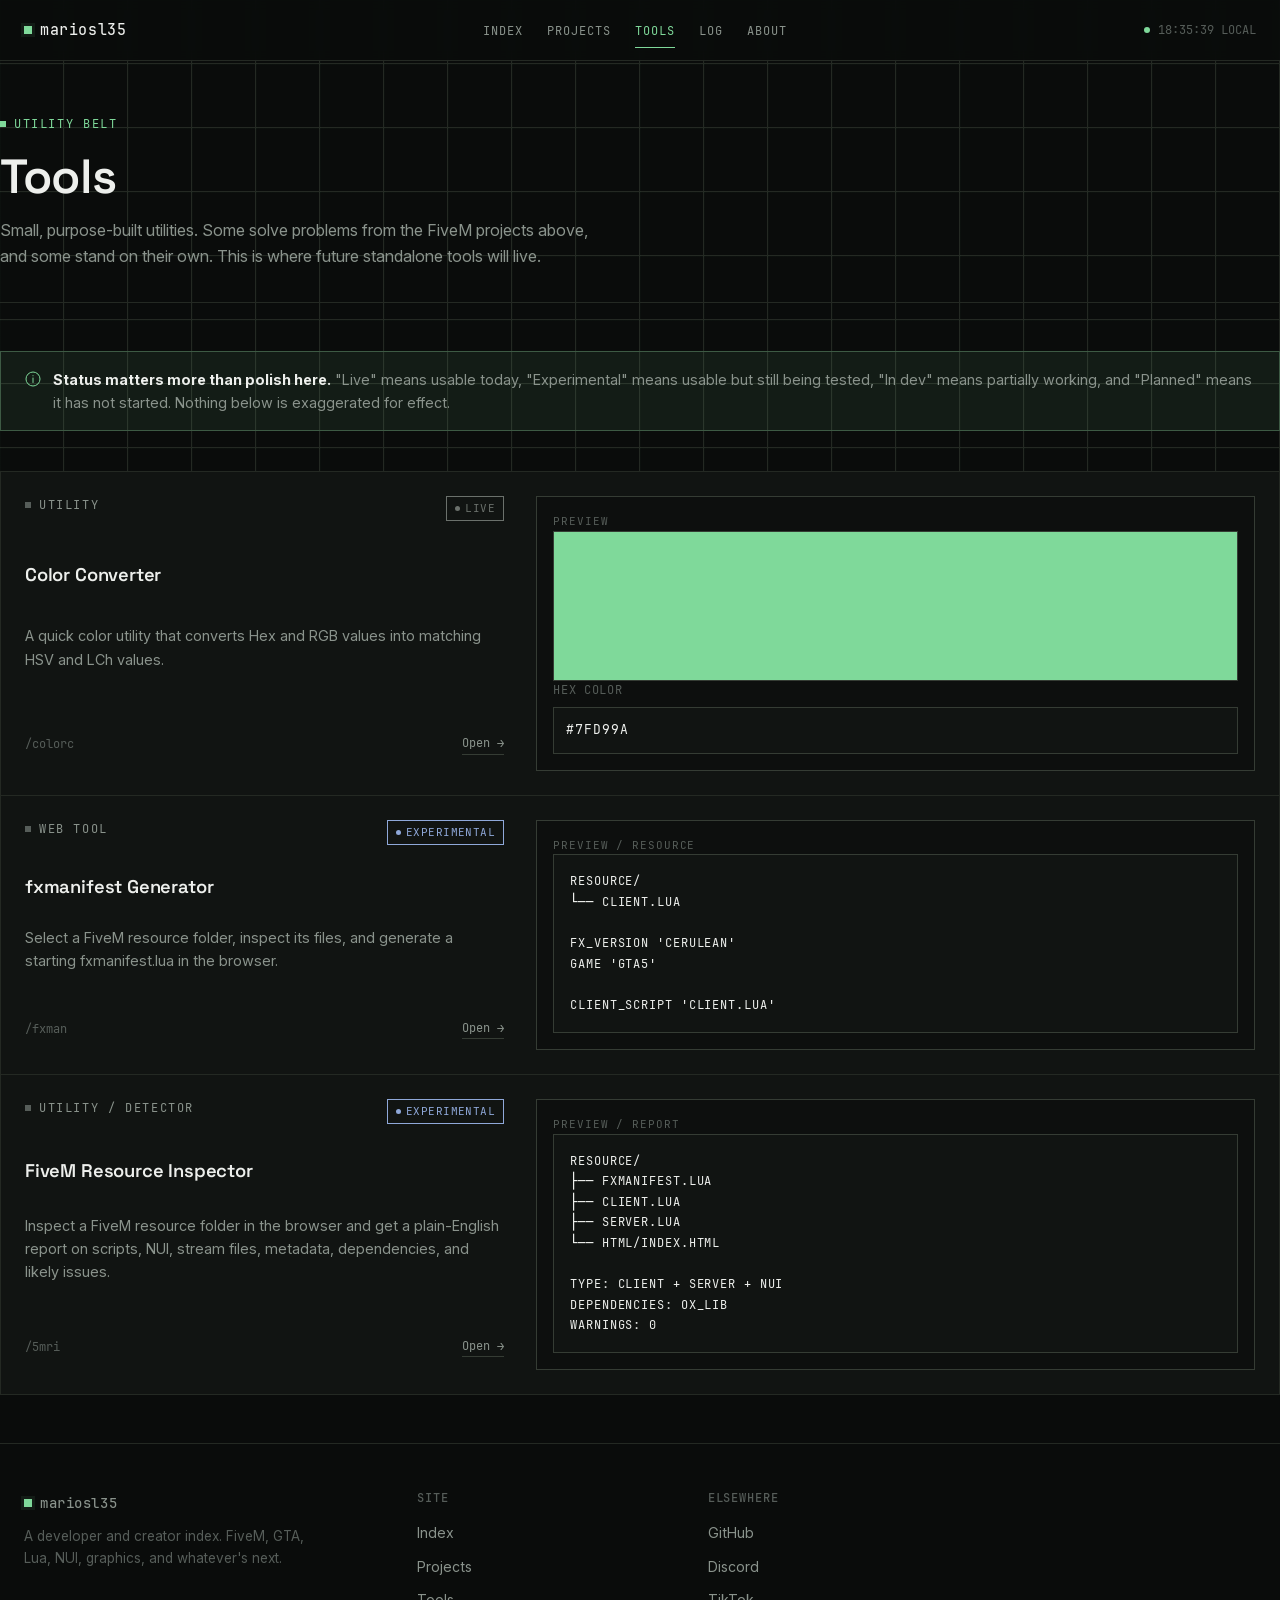
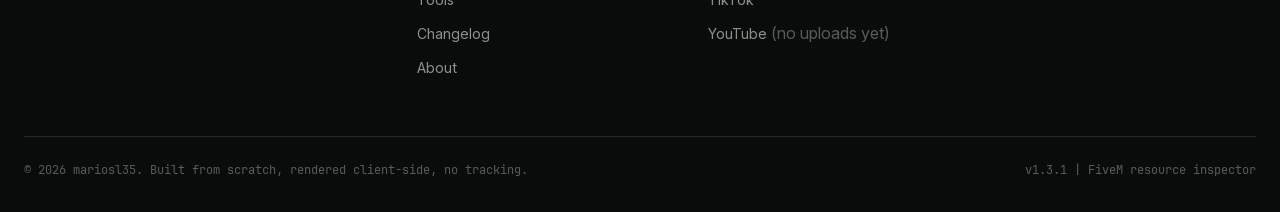
<file: tools.html>
<!doctype html>
<html lang="en">
<head>
  <meta charset="UTF-8" />
  <meta name="viewport" content="width=device-width, initial-scale=1, viewport-fit=cover" />
  <title>Tools | mariosl35</title>
  <meta name="description" content="Developer utilities and early-stage web tools from mariosl35. Some are live, most are still in progress." />
  <link rel="icon" href="assets/favicon.svg" type="image/svg+xml" />
  <link rel="stylesheet" href="css/style.css" />
</head>
<body>
  <a class="skip-link" href="#main">Skip to content</a>

  <header class="site-header">
    <div class="shell header-inner">
      <a href="index.html" class="wordmark" aria-label="mariosl35 home">
        <span class="dot" aria-hidden="true"></span>
        mariosl35
      </a>
      <nav class="main-nav" id="main-nav" aria-label="Primary">
        <ul>
          <li><a href="index.html">Index</a></li>
          <li><a href="projects.html">Projects</a></li>
          <li><a href="tools.html" aria-current="page">Tools</a></li>
          <li><a href="changelog.html">Log</a></li>
          <li><a href="about.html">About</a></li>
        </ul>
      </nav>
      <div class="header-status">
        <span class="pulse" aria-hidden="true"></span>
        <span data-clock>00:00:00 LOCAL</span>
      </div>
      <button class="nav-toggle" aria-label="Toggle navigation menu" aria-controls="main-nav" aria-expanded="false">
        <span></span><span></span><span></span>
      </button>
    </div>
  </header>

  <main id="main">
    <div class="shell page-head">
      <span class="eyebrow">Utility belt</span>
      <h1>Tools</h1>
      <p>Small, purpose-built utilities. Some solve problems from the FiveM projects above, and some stand on their own. This is where future standalone tools will live.</p>
    </div>

    <section class="shell section-tight">
      <div class="note-panel">
        <svg width="16" height="16" viewBox="0 0 16 16" fill="none" aria-hidden="true"><circle cx="8" cy="8" r="7" stroke="currentColor"/><path d="M8 7v4.5M8 4.7v.1" stroke="currentColor" stroke-linecap="round"/></svg>
        <p><strong>Status matters more than polish here.</strong> "Live" means usable today, "Experimental" means usable but still being tested, "In dev" means partially working, and "Planned" means it has not started. Nothing below is exaggerated for effect.</p>
      </div>

      <div class="tools-grid" data-tools-grid></div>
    </section>
  </main>

  <footer class="site-footer">
    <div class="shell">
      <div class="footer-grid">
        <div class="footer-col footer-brand">
          <a href="index.html" class="wordmark"><span class="dot" aria-hidden="true"></span>mariosl35</a>
          <p>A developer and creator index. FiveM, GTA, Lua, NUI, graphics, and whatever's next.</p>
        </div>
        <div class="footer-col">
          <h4>Site</h4>
          <ul>
            <li><a href="index.html">Index</a></li>
            <li><a href="projects.html">Projects</a></li>
            <li><a href="tools.html">Tools</a></li>
            <li><a href="changelog.html">Changelog</a></li>
            <li><a href="about.html">About</a></li>
          </ul>
        </div>
        <div class="footer-col">
          <h4>Elsewhere</h4>
          <ul>
            <li><a href="https://github.com/mariosl35" target="_blank" rel="noopener noreferrer">GitHub</a></li>
            <li><a href="https://discord.gg/AC5u34SuJ2" target="_blank" rel="noopener noreferrer">Discord</a></li>
            <li><a href="https://www.tiktok.com/@mariosl357" target="_blank" rel="noopener noreferrer">TikTok</a></li>
            <li><a href="https://www.youtube.com/@mariosl357" target="_blank" rel="noopener noreferrer">YouTube</a> <span class="footer-note">(no uploads yet)</span></li>
          </ul>
        </div>
      </div>
      <div class="footer-bottom">
        <span>© <span data-year></span> mariosl35. Built from scratch, rendered client-side, no tracking.</span>
        <span>v1.3.1 | FiveM resource inspector</span>
      </div>
    </div>
  </footer>

  <script src="js/data.js"></script>
  <script src="js/main.js"></script>
  <script src="js/registry.js"></script>
  <script>document.querySelector('[data-year]').textContent = new Date().getFullYear();</script>
</body>
</html>
</file>
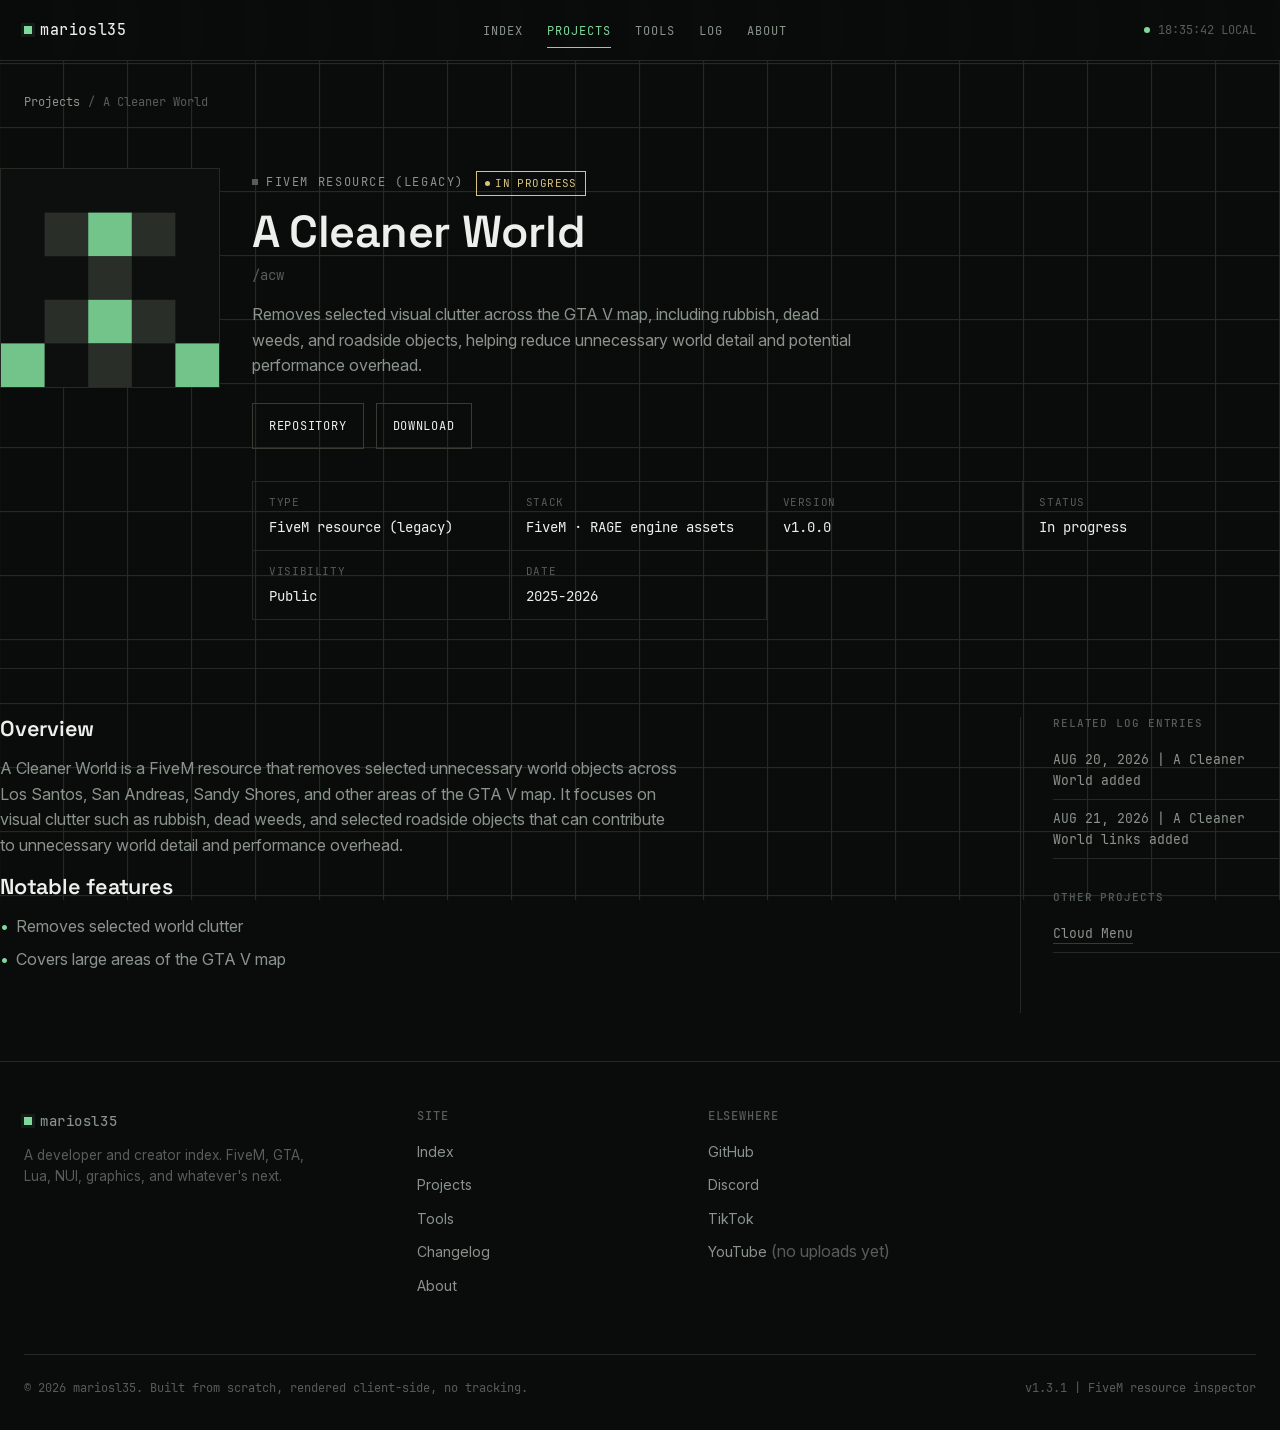
<file: projects/acw.html>
<!doctype html>
<html lang="en">
<head>
  <meta charset="UTF-8" />
  <meta name="viewport" content="width=device-width, initial-scale=1, viewport-fit=cover" />
  <title>A Cleaner World | mariosl35</title>
  <meta name="description" data-meta-description content="A public legacy FiveM resource that removes selected visual clutter across the GTA V map." />
  <link rel="canonical" href="https://mariosl35.github.io/projects/acw.html" />
  <meta property="og:type" content="website" />
  <meta property="og:site_name" content="mariosl35" />
  <meta property="og:title" data-meta-og-title content="A Cleaner World | mariosl35" />
  <meta property="og:description" data-meta-og-description content="A public legacy FiveM resource that removes selected visual clutter across the GTA V map." />
  <meta property="og:url" data-meta-og-url content="https://mariosl35.github.io/projects/acw.html" />
  <link rel="icon" href="../assets/favicon.svg" type="image/svg+xml" />
  <link rel="stylesheet" href="../css/style.css" />
</head>
<body data-project-slug="acw">
  <a class="skip-link" href="#main">Skip to content</a>
  <header class="site-header">
    <div class="shell header-inner">
      <a href="../index.html" class="wordmark" aria-label="mariosl35 home"><span class="dot" aria-hidden="true"></span>mariosl35</a>
      <nav class="main-nav" id="main-nav" aria-label="Primary"><ul>
        <li><a href="../index.html">Index</a></li><li><a href="../projects.html" aria-current="page">Projects</a></li><li><a href="../tools.html">Tools</a></li><li><a href="../changelog.html">Log</a></li><li><a href="../about.html">About</a></li>
      </ul></nav>
      <div class="header-status"><span class="pulse" aria-hidden="true"></span><span data-clock>00:00:00 LOCAL</span></div>
      <button class="nav-toggle" aria-label="Toggle navigation menu" aria-controls="main-nav" aria-expanded="false"><span></span><span></span><span></span></button>
    </div>
  </header>
  <main id="main">
    <div data-project-root>
      <div class="shell"><nav class="breadcrumb" aria-label="Breadcrumb" style="padding-top: var(--space-8);"><a href="../projects.html">Projects</a><span aria-hidden="true">/</span><span data-p-name>-</span></nav></div>
      <div class="shell project-hero">
        <div class="project-thumb-lg" data-p-thumb aria-hidden="true"></div>
        <div><div class="project-title-row"><span class="eyebrow dim" data-p-type>-</span><span data-p-status></span></div><h1 data-p-name>-</h1><p class="slug-line" data-p-slug>/-</p><p class="lede" data-p-tagline>-</p><div class="project-actions" data-p-links></div>
          <div class="meta-table"><div class="meta-cell"><div class="k">Type</div><div class="v" data-meta-type>-</div></div><div class="meta-cell"><div class="k">Stack</div><div class="v" data-meta-stack>-</div></div><div class="meta-cell"><div class="k">Version</div><div class="v" data-meta-version>-</div></div><div class="meta-cell"><div class="k">Status</div><div class="v" data-meta-status>-</div></div><div class="meta-cell"><div class="k">Visibility</div><div class="v" data-meta-visibility>-</div></div><div class="meta-cell"><div class="k">Date</div><div class="v" data-meta-date>-</div></div></div>
        </div>
      </div>
      <div class="shell project-body"><article><h2>Overview</h2><p data-p-description>-</p><div class="detail-block"><h2>Notable features</h2><ul data-p-highlights></ul></div><div class="detail-block" data-p-public-notes hidden><h2>Notes</h2><p data-p-public-notes-text></p></div><div class="detail-block project-assets" data-p-assets hidden></div></article><aside class="project-aside"><div class="aside-block"><h3>Related log entries</h3><ul data-p-related-log></ul></div><div class="aside-block"><h3>Other projects</h3><ul data-p-other></ul></div></aside></div>
    </div>
  </main>
  <footer class="site-footer"><div class="shell"><div class="footer-grid"><div class="footer-col footer-brand"><a href="../index.html" class="wordmark"><span class="dot" aria-hidden="true"></span>mariosl357</a><p>A developer and creator index. FiveM, GTA, Lua, NUI, graphics, and whatever's next.</p></div><div class="footer-col"><h4>Site</h4><ul><li><a href="../index.html">Index</a></li><li><a href="../projects.html">Projects</a></li><li><a href="../tools.html">Tools</a></li><li><a href="../changelog.html">Changelog</a></li><li><a href="../about.html">About</a></li></ul></div><div class="footer-col"><h4>Elsewhere</h4><ul><li><a href="https://github.com/mariosl35" target="_blank" rel="noopener noreferrer">GitHub</a></li><li>Discord <span class="footer-note">(community coming soon)</span></li><li><a href="https://www.tiktok.com/@mariosl357" target="_blank" rel="noopener noreferrer">TikTok</a></li><li><a href="https://www.youtube.com/@mariosl357" target="_blank" rel="noopener noreferrer">YouTube</a> <span class="footer-note">(no uploads yet)</span></li></ul></div></div><div class="footer-bottom"><span>© <span data-year></span> mariosl357. Built from scratch, rendered client-side, no tracking.</span><span>v1.2.0 | static folders and console easter egg</span></div></div></footer>
  <script src="../js/data.js"></script><script src="../js/main.js"></script><script src="../js/project.js"></script><script>document.querySelector('[data-year]').textContent = new Date().getFullYear();</script>
</body>
</html>
</file>
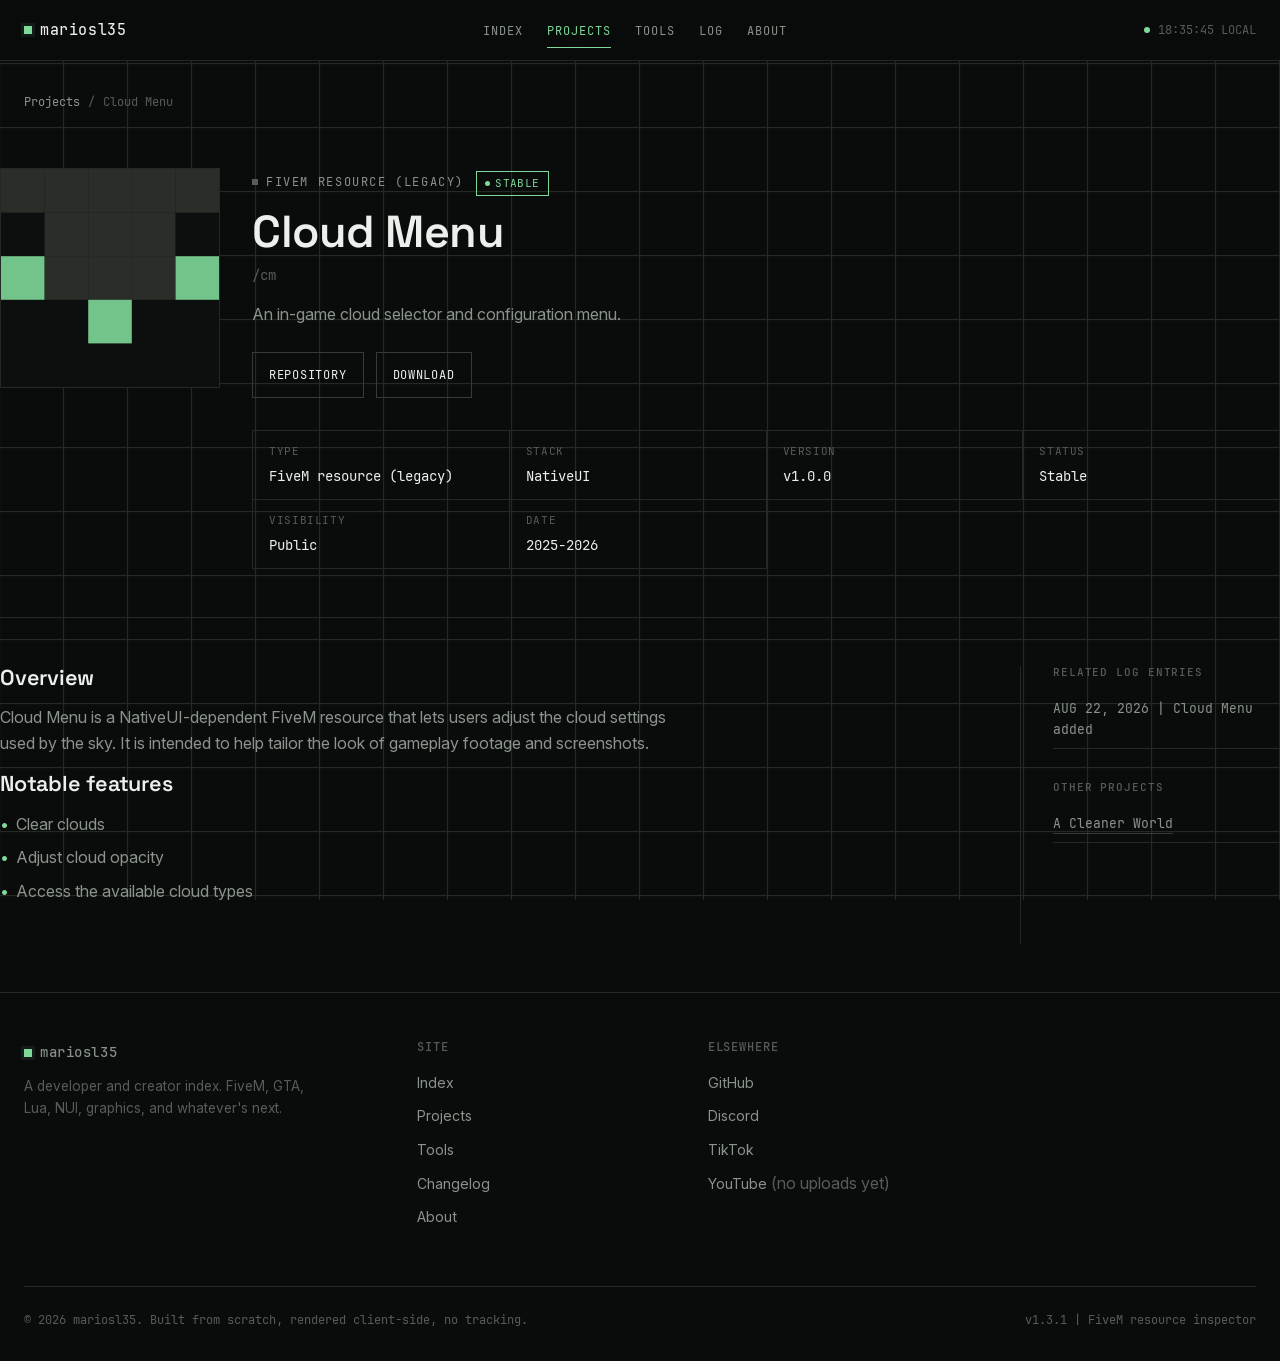
<file: projects/cm.html>
<!doctype html>
<html lang="en">
<head>
  <meta charset="UTF-8" />
  <meta name="viewport" content="width=device-width, initial-scale=1, viewport-fit=cover" />
  <title>Cloud Menu | mariosl35</title>
  <meta name="description" data-meta-description content="A stable public legacy FiveM resource for selecting and configuring GTA V cloud settings through NativeUI." />
  <link rel="canonical" href="https://mariosl35.github.io/projects/cm.html" />
  <meta property="og:type" content="website" />
  <meta property="og:site_name" content="mariosl35" />
  <meta property="og:title" data-meta-og-title content="Cloud Menu | mariosl35" />
  <meta property="og:description" data-meta-og-description content="A stable public legacy FiveM resource for selecting and configuring GTA V cloud settings through NativeUI." />
  <meta property="og:url" data-meta-og-url content="https://mariosl35.github.io/projects/cm.html" />
  <link rel="icon" href="../assets/favicon.svg" type="image/svg+xml" />
  <link rel="stylesheet" href="../css/style.css" />
</head>
<body data-project-slug="cm">
  <a class="skip-link" href="#main">Skip to content</a>
  <header class="site-header"><div class="shell header-inner"><a href="../index.html" class="wordmark" aria-label="mariosl357 home"><span class="dot" aria-hidden="true"></span>mariosl357</a><nav class="main-nav" id="main-nav" aria-label="Primary"><ul><li><a href="../index.html">Index</a></li><li><a href="../projects.html" aria-current="page">Projects</a></li><li><a href="../tools.html">Tools</a></li><li><a href="../changelog.html">Log</a></li><li><a href="../about.html">About</a></li></ul></nav><div class="header-status"><span class="pulse" aria-hidden="true"></span><span data-clock>00:00:00 LOCAL</span></div><button class="nav-toggle" aria-label="Toggle navigation menu" aria-controls="main-nav" aria-expanded="false"><span></span><span></span><span></span></button></div></header>
  <main id="main"><div data-project-root><div class="shell"><nav class="breadcrumb" aria-label="Breadcrumb" style="padding-top: var(--space-8);"><a href="../projects.html">Projects</a><span aria-hidden="true">/</span><span data-p-name>-</span></nav></div><div class="shell project-hero"><div class="project-thumb-lg" data-p-thumb aria-hidden="true"></div><div><div class="project-title-row"><span class="eyebrow dim" data-p-type>-</span><span data-p-status></span></div><h1 data-p-name>-</h1><p class="slug-line" data-p-slug>/-</p><p class="lede" data-p-tagline>-</p><div class="project-actions" data-p-links></div><div class="meta-table"><div class="meta-cell"><div class="k">Type</div><div class="v" data-meta-type>-</div></div><div class="meta-cell"><div class="k">Stack</div><div class="v" data-meta-stack>-</div></div><div class="meta-cell"><div class="k">Version</div><div class="v" data-meta-version>-</div></div><div class="meta-cell"><div class="k">Status</div><div class="v" data-meta-status>-</div></div><div class="meta-cell"><div class="k">Visibility</div><div class="v" data-meta-visibility>-</div></div><div class="meta-cell"><div class="k">Date</div><div class="v" data-meta-date>-</div></div></div></div></div><div class="shell project-body"><article><h2>Overview</h2><p data-p-description>-</p><div class="detail-block"><h2>Notable features</h2><ul data-p-highlights></ul></div><div class="detail-block" data-p-public-notes hidden><h2>Notes</h2><p data-p-public-notes-text></p></div><div class="detail-block project-assets" data-p-assets hidden></div></article><aside class="project-aside"><div class="aside-block"><h3>Related log entries</h3><ul data-p-related-log></ul></div><div class="aside-block"><h3>Other projects</h3><ul data-p-other></ul></div></aside></div></div></main>
  <footer class="site-footer"><div class="shell"><div class="footer-grid"><div class="footer-col footer-brand"><a href="../index.html" class="wordmark"><span class="dot" aria-hidden="true"></span>mariosl357</a><p>A developer and creator index. FiveM, GTA, Lua, NUI, graphics, and whatever's next.</p></div><div class="footer-col"><h4>Site</h4><ul><li><a href="../index.html">Index</a></li><li><a href="../projects.html">Projects</a></li><li><a href="../tools.html">Tools</a></li><li><a href="../changelog.html">Changelog</a></li><li><a href="../about.html">About</a></li></ul></div><div class="footer-col"><h4>Elsewhere</h4><ul><li><a href="https://github.com/mariosl35" target="_blank" rel="noopener noreferrer">GitHub</a></li><li>Discord <span class="footer-note">(community coming soon)</span></li><li><a href="https://www.tiktok.com/@mariosl357" target="_blank" rel="noopener noreferrer">TikTok</a></li><li><a href="https://www.youtube.com/@mariosl357" target="_blank" rel="noopener noreferrer">YouTube</a> <span class="footer-note">(no uploads yet)</span></li></ul></div></div><div class="footer-bottom"><span>© <span data-year></span> mariosl357. Built from scratch, rendered client-side, no tracking.</span><span>v1.2.0 | static folders and console easter egg</span></div></div></footer>
  <script src="../js/data.js"></script><script src="../js/main.js"></script><script src="../js/project.js"></script><script>document.querySelector('[data-year]').textContent = new Date().getFullYear();</script>
</body>
</html>
</file>
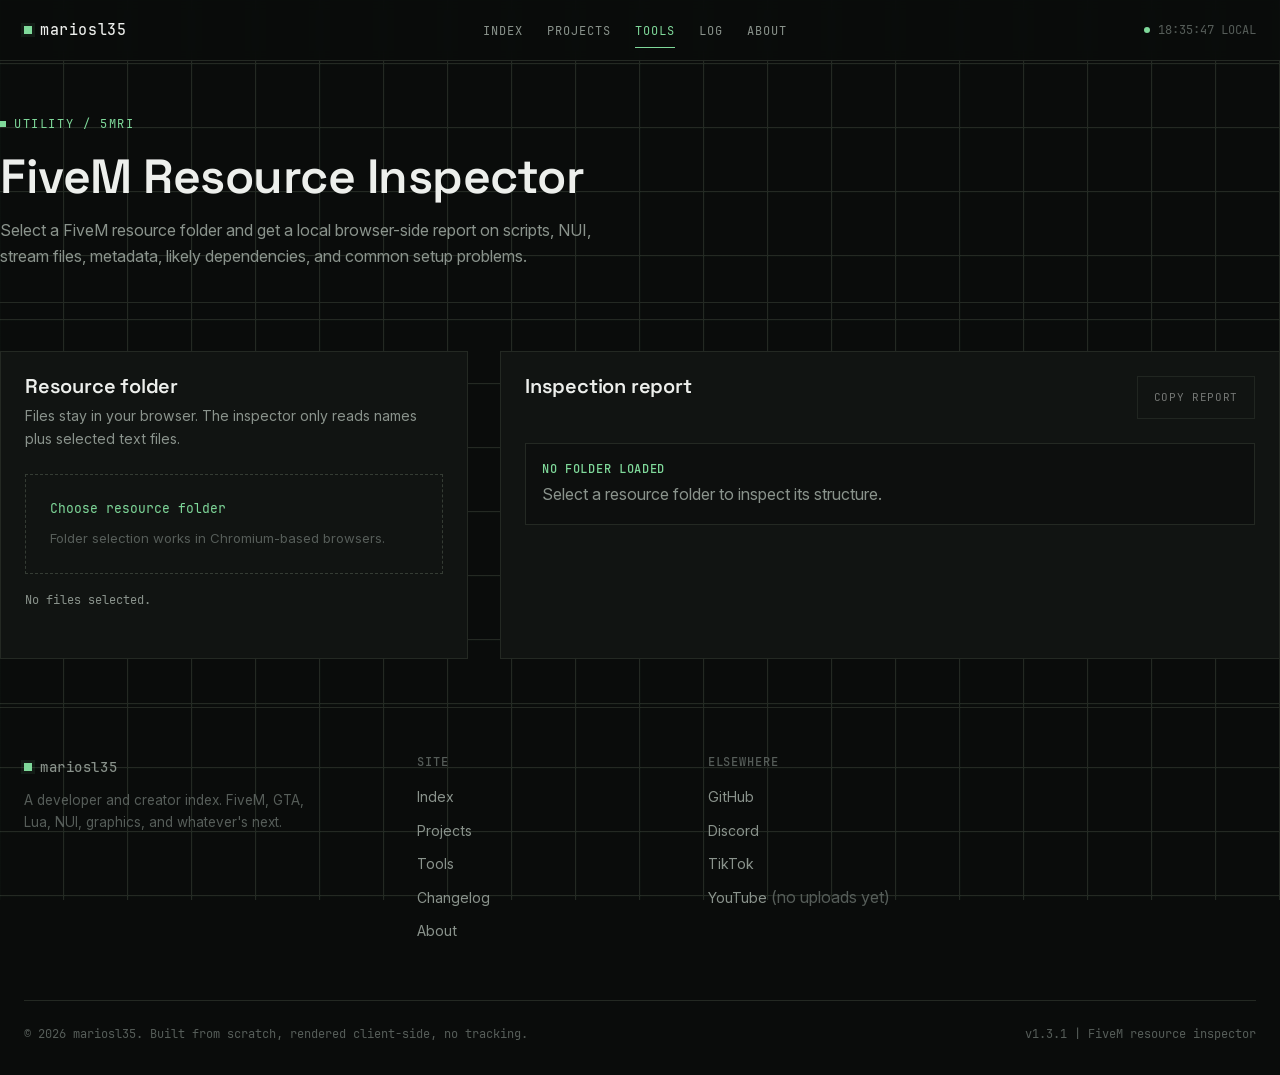
<file: tools/5mri.html>
<!doctype html>
<html lang="en">
<head>
  <meta charset="UTF-8" />
  <meta name="viewport" content="width=device-width, initial-scale=1, viewport-fit=cover" />
  <title>FiveM Resource Inspector | mariosl35</title>
  <meta name="description" content="Inspect a FiveM resource folder locally in the browser and get a readable report on scripts, NUI, stream files, metadata, dependencies, and likely issues." />
  <link rel="canonical" href="https://mariosl35.github.io/tools/5mri.html" />
  <meta property="og:type" content="website" />
  <meta property="og:site_name" content="mariosl35" />
  <meta property="og:title" content="FiveM Resource Inspector | mariosl35" />
  <meta property="og:description" content="Inspect a FiveM resource folder locally in the browser and get a readable report on scripts, NUI, stream files, metadata, dependencies, and likely issues." />
  <meta property="og:url" content="https://mariosl35.github.io/tools/5mri.html" />
  <link rel="icon" href="../assets/favicon.svg" type="image/svg+xml" />
  <link rel="stylesheet" href="../css/style.css" />
</head>
<body>
  <a class="skip-link" href="#main">Skip to content</a>
  <header class="site-header">
    <div class="shell header-inner">
      <a href="../index.html" class="wordmark" aria-label="mariosl35 home"><span class="dot" aria-hidden="true"></span>mariosl35</a>
      <nav class="main-nav" id="main-nav" aria-label="Primary">
        <ul><li><a href="../index.html">Index</a></li><li><a href="../projects.html">Projects</a></li><li><a href="../tools.html" aria-current="page">Tools</a></li><li><a href="../changelog.html">Log</a></li><li><a href="../about.html">About</a></li></ul>
      </nav>
      <div class="header-status"><span class="pulse" aria-hidden="true"></span><span data-clock>00:00:00 LOCAL</span></div>
      <button class="nav-toggle" aria-label="Toggle navigation menu" aria-controls="main-nav" aria-expanded="false"><span></span><span></span><span></span></button>
    </div>
  </header>

  <main id="main">
    <div class="shell page-head">
      <span class="eyebrow">Utility / 5mri</span>
      <h1>FiveM Resource Inspector</h1>
      <p>Select a FiveM resource folder and get a local browser-side report on scripts, NUI, stream files, metadata, likely dependencies, and common setup problems.</p>
    </div>

    <section class="shell section-tight">
      <div class="manifest-tool inspector-tool">
        <div class="manifest-panel">
          <h2>Resource folder</h2>
          <p class="manifest-help">Files stay in your browser. The inspector only reads names plus selected text files.</p>
          <label class="manifest-picker" for="resource-files">
            <span>Choose resource folder</span>
            <small>Folder selection works in Chromium-based browsers.</small>
          </label>
          <input id="resource-files" class="sr-only" type="file" webkitdirectory multiple data-resource-files />
          <p class="manifest-file-count" data-file-count>No files selected.</p>
          <ul class="manifest-detected" data-summary></ul>
        </div>

        <div class="manifest-panel inspector-report">
          <div class="manifest-heading-row">
            <h2>Inspection report</h2>
            <button class="btn" type="button" data-copy-report disabled>Copy report</button>
          </div>
          <div class="inspector-empty" data-empty-report>
            <strong>No folder loaded</strong>
            <span>Select a resource folder to inspect its structure.</span>
          </div>
          <div class="inspector-results" data-results hidden></div>
        </div>
      </div>
    </section>
  </main>

  <footer class="site-footer"><div class="shell"><div class="footer-grid">
    <div class="footer-col footer-brand"><a href="../index.html" class="wordmark"><span class="dot" aria-hidden="true"></span>mariosl35</a><p>A developer and creator index. FiveM, GTA, Lua, NUI, graphics, and whatever's next.</p></div>
    <div class="footer-col"><h4>Site</h4><ul><li><a href="../index.html">Index</a></li><li><a href="../projects.html">Projects</a></li><li><a href="../tools.html">Tools</a></li><li><a href="../changelog.html">Changelog</a></li><li><a href="../about.html">About</a></li></ul></div>
    <div class="footer-col"><h4>Elsewhere</h4><ul><li><a href="https://github.com/mariosl35" target="_blank" rel="noopener noreferrer">GitHub</a></li><li><a href="https://discord.gg/AC5u34SuJ2" target="_blank" rel="noopener noreferrer">Discord</a></li><li><a href="https://www.tiktok.com/@mariosl357" target="_blank" rel="noopener noreferrer">TikTok</a></li><li><a href="https://www.youtube.com/@mariosl357" target="_blank" rel="noopener noreferrer">YouTube</a> <span class="footer-note">(no uploads yet)</span></li></ul></div>
  </div><div class="footer-bottom"><span>© <span data-year></span> mariosl35. Built from scratch, rendered client-side, no tracking.</span><span>v1.3.1 | FiveM resource inspector</span></div></div></footer>
  <script src="../js/main.js"></script><script src="../js/5mri.js"></script><script>document.querySelector('[data-year]').textContent = new Date().getFullYear();</script>
</body>
</html>
</file>
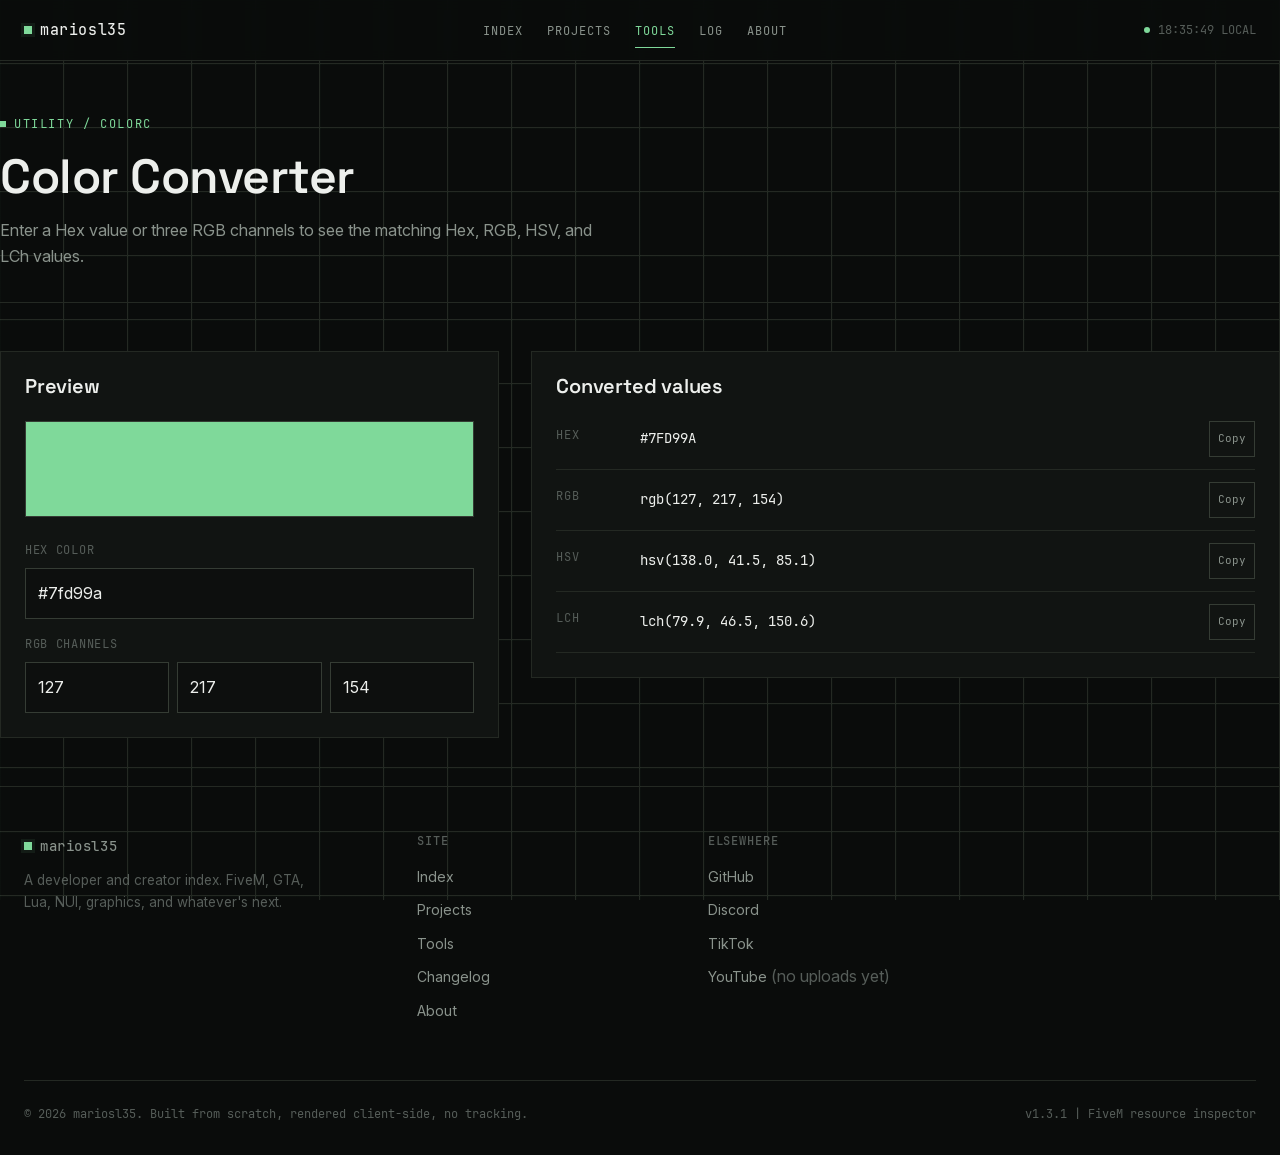
<file: tools/colorc.html>
<!doctype html>
<html lang="en">
<head>
  <meta charset="UTF-8" />
  <meta name="viewport" content="width=device-width, initial-scale=1, viewport-fit=cover" />
  <title>Color Converter | mariosl35</title>
  <meta name="description" content="A simple color converter for Hex, RGB, HSV, and LCh values." />
  <link rel="canonical" href="https://mariosl35.github.io/tools/colorc.html" />
  <meta property="og:type" content="website" />
  <meta property="og:site_name" content="mariosl35" />
  <meta property="og:title" content="Color Converter | mariosl35" />
  <meta property="og:description" content="A simple color converter for Hex, RGB, HSV, and LCh values." />
  <meta property="og:url" content="https://mariosl35.github.io/tools/colorc.html" />
  <link rel="icon" href="../assets/favicon.svg" type="image/svg+xml" />
  <link rel="stylesheet" href="../css/style.css" />
</head>
<body>
  <a class="skip-link" href="#main">Skip to content</a>

  <header class="site-header">
    <div class="shell header-inner">
      <a href="../index.html" class="wordmark" aria-label="mariosl35 home">
        <span class="dot" aria-hidden="true"></span>
        mariosl35
      </a>
      <nav class="main-nav" id="main-nav" aria-label="Primary">
        <ul>
          <li><a href="../index.html">Index</a></li>
          <li><a href="../projects.html">Projects</a></li>
          <li><a href="../tools.html" aria-current="page">Tools</a></li>
          <li><a href="../changelog.html">Log</a></li>
          <li><a href="../about.html">About</a></li>
        </ul>
      </nav>
      <div class="header-status">
        <span class="pulse" aria-hidden="true"></span>
        <span data-clock>00:00:00 LOCAL</span>
      </div>
      <button class="nav-toggle" aria-label="Toggle navigation menu" aria-controls="main-nav" aria-expanded="false">
        <span></span><span></span><span></span>
      </button>
    </div>
  </header>

  <main id="main">
    <div class="shell page-head">
      <span class="eyebrow">Utility / colorc</span>
      <h1>Color Converter</h1>
      <p>Enter a Hex value or three RGB channels to see the matching Hex, RGB, HSV, and LCh values.</p>
    </div>

    <section class="shell section-tight">
      <div class="converter" data-converter>
        <div class="converter-panel">
          <h2>Preview</h2>
          <div class="converter-swatch" data-swatch aria-label="Current color preview"></div>
          <div class="converter-field">
            <label for="color-hex">HEX color</label>
            <input class="converter-input" id="color-hex" data-hex value="#7fd99a" spellcheck="false" />
          </div>
          <div class="converter-field">
            <span class="converter-output-label">RGB channels</span>
            <div class="converter-rgb">
              <label class="sr-only" for="color-r">Red</label>
              <input class="converter-number" id="color-r" data-r type="number" min="0" max="255" value="127" />
              <label class="sr-only" for="color-g">Green</label>
              <input class="converter-number" id="color-g" data-g type="number" min="0" max="255" value="217" />
              <label class="sr-only" for="color-b">Blue</label>
              <input class="converter-number" id="color-b" data-b type="number" min="0" max="255" value="154" />
            </div>
          </div>
          <p class="converter-error" data-error role="status"></p>
        </div>

        <div class="converter-panel">
          <h2>Converted values</h2>
          <div class="converter-output-list">
            <div class="converter-output"><span class="converter-output-label">Hex</span><code data-out-hex></code><button class="converter-copy" data-copy="hex" type="button">Copy</button></div>
            <div class="converter-output"><span class="converter-output-label">RGB</span><code data-out-rgb></code><button class="converter-copy" data-copy="rgb" type="button">Copy</button></div>
            <div class="converter-output"><span class="converter-output-label">HSV</span><code data-out-hsv></code><button class="converter-copy" data-copy="hsv" type="button">Copy</button></div>
            <div class="converter-output"><span class="converter-output-label">LCh</span><code data-out-lch></code><button class="converter-copy" data-copy="lch" type="button">Copy</button></div>
          </div>
        </div>
      </div>
    </section>
  </main>

  <footer class="site-footer">
    <div class="shell">
      <div class="footer-grid">
        <div class="footer-col footer-brand">
          <a href="../index.html" class="wordmark"><span class="dot" aria-hidden="true"></span>mariosl35</a>
          <p>A developer and creator index. FiveM, GTA, Lua, NUI, graphics, and whatever's next.</p>
        </div>
        <div class="footer-col">
          <h4>Site</h4>
          <ul>
            <li><a href="../index.html">Index</a></li>
            <li><a href="../projects.html">Projects</a></li>
            <li><a href="../tools.html">Tools</a></li>
            <li><a href="../changelog.html">Changelog</a></li>
            <li><a href="../about.html">About</a></li>
          </ul>
        </div>
        <div class="footer-col">
          <h4>Elsewhere</h4>
          <ul>
            <li><a href="https://github.com/mariosl35" target="_blank" rel="noopener noreferrer">GitHub</a></li>
            <li><a href="https://discord.gg/AC5u34SuJ2" target="_blank" rel="noopener noreferrer">Discord</a></li>
            <li><a href="https://www.tiktok.com/@mariosl357" target="_blank" rel="noopener noreferrer">TikTok</a></li>
            <li><a href="https://www.youtube.com/@mariosl357" target="_blank" rel="noopener noreferrer">YouTube</a> <span class="footer-note">(no uploads yet)</span></li>
          </ul>
        </div>
      </div>
      <div class="footer-bottom">
        <span>© <span data-year></span> mariosl35. Built from scratch, rendered client-side, no tracking.</span>
        <span>v1.3.1 | FiveM resource inspector</span>
      </div>
    </div>
  </footer>

  <script src="../js/main.js"></script>
  <script src="../js/colorc.js"></script>
  <script>document.querySelector('[data-year]').textContent = new Date().getFullYear();</script>
</body>
</html>
</file>
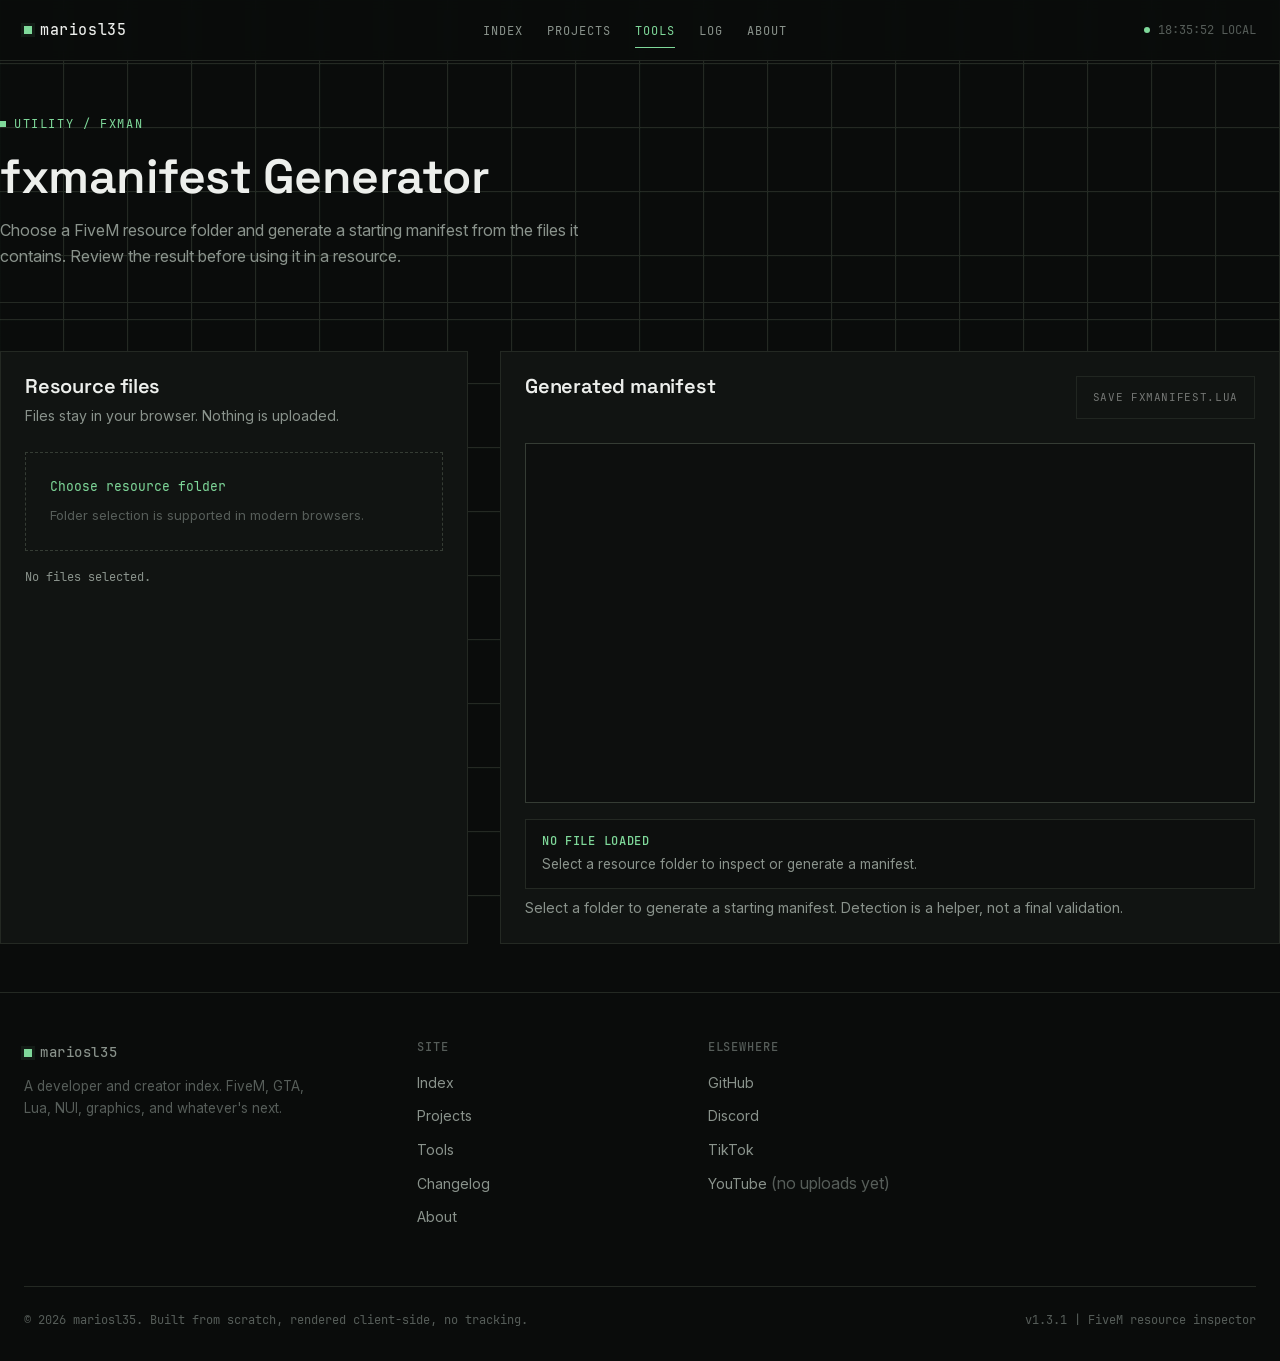
<file: tools/fxman.html>
<!doctype html>
<html lang="en">
<head>
  <meta charset="UTF-8" />
  <meta name="viewport" content="width=device-width, initial-scale=1, viewport-fit=cover" />
  <title>fxmanifest Generator | mariosl35</title>
  <meta name="description" content="Generate a starting fxmanifest.lua for a FiveM resource in the browser." />
  <link rel="canonical" href="https://mariosl35.github.io/tools/fxman.html" />
  <meta property="og:type" content="website" />
  <meta property="og:site_name" content="mariosl35" />
  <meta property="og:title" content="fxmanifest Generator | mariosl35" />
  <meta property="og:description" content="Generate a starting fxmanifest.lua for a FiveM resource in the browser." />
  <meta property="og:url" content="https://mariosl35.github.io/tools/fxman.html" />
  <link rel="icon" href="../assets/favicon.svg" type="image/svg+xml" />
  <link rel="stylesheet" href="../css/style.css" />
</head>
<body>
  <a class="skip-link" href="#main">Skip to content</a>
  <header class="site-header">
    <div class="shell header-inner">
      <a href="../index.html" class="wordmark" aria-label="mariosl35 home"><span class="dot" aria-hidden="true"></span>mariosl35</a>
      <nav class="main-nav" id="main-nav" aria-label="Primary">
        <ul><li><a href="../index.html">Index</a></li><li><a href="../projects.html">Projects</a></li><li><a href="../tools.html" aria-current="page">Tools</a></li><li><a href="../changelog.html">Log</a></li><li><a href="../about.html">About</a></li></ul>
      </nav>
      <div class="header-status"><span class="pulse" aria-hidden="true"></span><span data-clock>00:00:00 LOCAL</span></div>
      <button class="nav-toggle" aria-label="Toggle navigation menu" aria-controls="main-nav" aria-expanded="false"><span></span><span></span><span></span></button>
    </div>
  </header>

  <main id="main">
    <div class="shell page-head">
      <span class="eyebrow">Utility / fxman</span>
      <h1>fxmanifest Generator</h1>
      <p>Choose a FiveM resource folder and generate a starting manifest from the files it contains. Review the result before using it in a resource.</p>
    </div>
    <section class="shell section-tight">
      <div class="manifest-tool">
        <div class="manifest-panel">
          <h2>Resource files</h2>
          <p class="manifest-help">Files stay in your browser. Nothing is uploaded.</p>
          <label class="manifest-picker" for="resource-files">
            <span>Choose resource folder</span>
            <small>Folder selection is supported in modern browsers.</small>
          </label>
          <input id="resource-files" class="sr-only" type="file" webkitdirectory multiple data-resource-files />
          <p class="manifest-file-count" data-file-count>No files selected.</p>
          <ul class="manifest-detected" data-detected></ul>
        </div>
        <div class="manifest-panel">
          <div class="manifest-heading-row"><h2>Generated manifest</h2><button class="btn" type="button" data-download disabled>Save fxmanifest.lua</button></div>
          <textarea class="manifest-output" data-manifest-output spellcheck="false" aria-label="Generated fxmanifest.lua" readonly></textarea>
          <div class="manifest-changes" data-manifest-changes><strong>No file loaded</strong><span>Select a resource folder to inspect or generate a manifest.</span></div>
          <p class="manifest-warning" data-manifest-warning>Select a folder to generate a starting manifest. Detection is a helper, not a final validation.</p>
        </div>
      </div>
    </section>
  </main>

  <footer class="site-footer"><div class="shell"><div class="footer-grid">
    <div class="footer-col footer-brand"><a href="../index.html" class="wordmark"><span class="dot" aria-hidden="true"></span>mariosl35</a><p>A developer and creator index. FiveM, GTA, Lua, NUI, graphics, and whatever's next.</p></div>
    <div class="footer-col"><h4>Site</h4><ul><li><a href="../index.html">Index</a></li><li><a href="../projects.html">Projects</a></li><li><a href="../tools.html">Tools</a></li><li><a href="../changelog.html">Changelog</a></li><li><a href="../about.html">About</a></li></ul></div>
    <div class="footer-col"><h4>Elsewhere</h4><ul><li><a href="https://github.com/mariosl35" target="_blank" rel="noopener noreferrer">GitHub</a></li><li>Discord <span class="footer-note">(community coming soon)</span></li><li><a href="https://www.tiktok.com/@mariosl357" target="_blank" rel="noopener noreferrer">TikTok</a></li><li><a href="https://www.youtube.com/@mariosl357" target="_blank" rel="noopener noreferrer">YouTube</a> <span class="footer-note">(no uploads yet)</span></li></ul></div>
  </div><div class="footer-bottom"><span>© <span data-year></span> mariosl35. Built from scratch, rendered client-side, no tracking.</span><span>v1.2.1 | console and identity update</span></div></div></footer>
  <script src="../js/main.js"></script><script src="../js/fxman.js"></script><script>document.querySelector('[data-year]').textContent = new Date().getFullYear();</script>
</body>
</html>
</file>
<file: css/style.css>
/* ==========================================================================
   mariosl35 core stylesheet
   Graphite / green technical system. No frameworks.
   ========================================================================== */

/* ---------- local fonts ---------- */
@font-face {
  font-family: "Space Grotesk";
  src: url("../assets/SpaceGrotesk/SpaceGrotesk[wght].woff2") format("woff2");
  font-style: normal;
  font-weight: 300 700;
  font-display: swap;
}

@font-face {
  font-family: "Inter";
  src: url("../assets/Inter/InterVariable.woff2") format("woff2");
  font-style: normal;
  font-weight: 100 900;
  font-display: swap;
}

@font-face {
  font-family: "JetBrains Mono";
  src: url("../assets/JetBrainsMono/JetBrainsMono-Regular.woff2") format("woff2");
  font-style: normal;
  font-weight: 400;
  font-display: swap;
}

@font-face {
  font-family: "JetBrains Mono";
  src: url("../assets/JetBrainsMono/JetBrainsMono-Medium.woff2") format("woff2");
  font-style: normal;
  font-weight: 500;
  font-display: swap;
}

@font-face {
  font-family: "JetBrains Mono";
  src: url("../assets/JetBrainsMono/JetBrainsMono-SemiBold.woff2") format("woff2");
  font-style: normal;
  font-weight: 600;
  font-display: swap;
}

/* ---------- tokens ---------- */
:root {
  /* surfaces */
  --bg: #0a0c0b;
  --bg-panel: #111412;
  --bg-panel-hover: #151915;
  --bg-inset: #0d0f0e;

  /* borders */
  --border: #242923;
  --border-strong: #353c34;
  --border-accent: #3d5a44;

  /* text */
  --text: #edefec;
  --text-dim: #8a938c;
  --text-faint: #565d59;

  /* accent */
  --accent: #7fd99a;
  --accent-dim: #5a9c70;
  --accent-bg: rgba(127, 217, 154, 0.08);
  --accent-bg-strong: rgba(127, 217, 154, 0.14);

  /* status */
  --status-active: #7fd99a;
  --status-dev: #d9c37f;
  --status-exp: #8fa8d9;
  --status-planned: #6b716c;

  /* type */
  --font-display: "Space Grotesk", "Arial Narrow", sans-serif;
  --font-body: "Inter", -apple-system, BlinkMacSystemFont, sans-serif;
  --font-mono: "JetBrains Mono", "SFMono-Regular", Consolas, monospace;

  /* scale */
  --space-1: 0.25rem;
  --space-2: 0.5rem;
  --space-3: 0.75rem;
  --space-4: 1rem;
  --space-6: 1.5rem;
  --space-8: 2rem;
  --space-12: 3rem;
  --space-16: 4rem;
  --space-24: 6rem;

  --radius: 2px;
  --max-width: 1280px;

  --ease: cubic-bezier(0.16, 1, 0.3, 1);
}

/* ---------- reset ---------- */
*, *::before, *::after { box-sizing: border-box; }
* { margin: 0; padding: 0; }

::selection {
  background: var(--accent-bg-strong);
  color: var(--text);
}

html {
  -webkit-text-size-adjust: 100%;
  scroll-behavior: smooth;
}

@media (prefers-reduced-motion: reduce) {
  html { scroll-behavior: auto; }
  *, *::before, *::after {
    animation-duration: 0.001ms !important;
    animation-iteration-count: 1 !important;
    transition-duration: 0.001ms !important;
    scroll-behavior: auto !important;
  }
}

body {
  background: var(--bg);
  color: var(--text);
  font-family: var(--font-body);
  font-size: 16px;
  line-height: 1.6;
  -webkit-font-smoothing: antialiased;
  min-height: 100vh;
  background-image:
    linear-gradient(var(--border) 1px, transparent 1px),
    linear-gradient(90deg, var(--border) 1px, transparent 1px);
  background-size: 64px 64px;
  background-position: -1px -1px;
  background-attachment: fixed;
  opacity: 1;
  overflow-x: clip;
}

/* faint grid only on the parts of the page that want it */
body { background-color: var(--bg); }
body::before {
  content: "";
  position: fixed;
  inset: 0;
  pointer-events: none;
  background-image:
    linear-gradient(rgba(127, 217, 154, 0.025) 1px, transparent 1px),
    linear-gradient(90deg, rgba(127, 217, 154, 0.025) 1px, transparent 1px);
  background-size: 64px 64px;
  z-index: 0;
}

img { max-width: 100%; display: block; }
svg { display: block; }

a {
  color: inherit;
  text-decoration: none;
  -webkit-tap-highlight-color: var(--accent-bg-strong);
}

ul, ol { list-style: none; }

button, input {
  font: inherit;
  color: inherit;
  background: none;
  border: none;
}

button, label { -webkit-tap-highlight-color: var(--accent-bg-strong); }

h1, h2, h3, h4 {
  font-family: var(--font-display);
  font-weight: 600;
  line-height: 1.08;
  letter-spacing: -0.01em;
}

/* ---------- accessibility ---------- */
.skip-link {
  position: absolute;
  left: -9999px;
  top: 0;
  z-index: 200;
  background: var(--accent);
  color: #06120a;
  padding: var(--space-3) var(--space-4);
  font-family: var(--font-mono);
  font-size: 0.8rem;
  font-weight: 600;
}
.skip-link:focus {
  left: var(--space-4);
  top: var(--space-4);
}

:focus-visible {
  outline: 2px solid var(--accent);
  outline-offset: 2px;
}

.sr-only {
  position: absolute;
  width: 1px; height: 1px;
  padding: 0; margin: -1px;
  overflow: hidden;
  clip: rect(0,0,0,0);
  white-space: nowrap;
  border: 0;
}

/* ---------- layout shell ---------- */
.shell {
  position: relative;
  z-index: 1;
  max-width: var(--max-width);
  margin: 0 auto;
  padding: 0 var(--space-6);
  min-width: 0;
}

@media (max-width: 640px) {
  .shell { padding: 0 var(--space-4); }
}

.rule {
  border: none;
  border-top: 1px solid var(--border);
}

/* ---------- eyebrow / labels ---------- */
.eyebrow {
  font-family: var(--font-mono);
  font-size: 0.72rem;
  letter-spacing: 0.14em;
  text-transform: uppercase;
  color: var(--accent);
  display: inline-flex;
  align-items: center;
  gap: var(--space-2);
}

.eyebrow::before {
  content: "";
  width: 6px;
  height: 6px;
  background: var(--accent);
  flex-shrink: 0;
}

.eyebrow.dim {
  color: var(--text-dim);
}
.eyebrow.dim::before {
  background: var(--text-faint);
}

/* ==========================================================================
   HEADER
   ========================================================================== */

.site-header {
  position: sticky;
  top: 0;
  z-index: 100;
  background: rgba(10, 12, 11, 0.92);
  backdrop-filter: blur(6px);
  border-bottom: 1px solid var(--border);
}

.header-inner {
  display: flex;
  align-items: center;
  justify-content: space-between;
  height: 60px;
  gap: var(--space-6);
  min-width: 0;
}

.wordmark {
  font-family: var(--font-mono);
  font-size: 0.95rem;
  font-weight: 500;
  letter-spacing: 0.04em;
  white-space: nowrap;
  display: flex;
  align-items: center;
  gap: var(--space-2);
  min-width: 0;
}

.wordmark .dot {
  width: 8px;
  height: 8px;
  background: var(--accent);
  display: inline-block;
  flex-shrink: 0;
  box-shadow: 0 0 0 3px var(--accent-bg);
}

.wordmark .id {
  color: var(--accent);
}

.main-nav {
  display: flex;
  align-items: center;
  gap: var(--space-8);
}

.main-nav ul {
  display: flex;
  gap: var(--space-6);
}

.main-nav a {
  font-family: var(--font-mono);
  font-size: 0.78rem;
  letter-spacing: 0.08em;
  text-transform: uppercase;
  color: var(--text-dim);
  padding: var(--space-2) 0;
  position: relative;
  transition: color 0.15s var(--ease);
}

.main-nav a:hover,
.main-nav a:focus-visible {
  color: var(--text);
}

.main-nav a[aria-current="page"] {
  color: var(--accent);
}

.main-nav a[aria-current="page"]::after {
  content: "";
  position: absolute;
  left: 0;
  right: 0;
  bottom: -1px;
  height: 1px;
  background: var(--accent);
}

.header-status {
  font-family: var(--font-mono);
  font-size: 0.72rem;
  color: var(--text-faint);
  display: flex;
  align-items: center;
  gap: var(--space-2);
  white-space: nowrap;
}

.header-status .pulse {
  width: 6px;
  height: 6px;
  border-radius: 50%;
  background: var(--accent);
  box-shadow: 0 0 0 0 rgba(127, 217, 154, 0.5);
  animation: pulse 2.4s infinite;
}

@keyframes pulse {
  0% { box-shadow: 0 0 0 0 rgba(127, 217, 154, 0.45); }
  70% { box-shadow: 0 0 0 6px rgba(127, 217, 154, 0); }
  100% { box-shadow: 0 0 0 0 rgba(127, 217, 154, 0); }
}

.nav-toggle {
  display: none;
  width: 44px;
  height: 44px;
  border: 1px solid var(--border-strong);
  align-items: center;
  justify-content: center;
  flex-direction: column;
  gap: 4px;
}
.nav-toggle span {
  display: block;
  width: 16px;
  height: 1px;
  background: var(--text);
}

@media (max-width: 860px) {
  .header-status { display: none; }
  .nav-toggle { display: inline-flex; }
  .main-nav {
    position: fixed;
    inset: 60px 0 auto 0;
    background: var(--bg);
    border-bottom: 1px solid var(--border);
    flex-direction: column;
    align-items: stretch;
    padding: var(--space-4) var(--space-6) var(--space-6);
    transform: translateY(-8px);
    opacity: 0;
    pointer-events: none;
    transition: opacity 0.18s var(--ease), transform 0.18s var(--ease);
  }
  .main-nav.open {
    opacity: 1;
    transform: translateY(0);
    pointer-events: auto;
  }
  .main-nav ul {
    flex-direction: column;
    gap: 0;
  }
  .main-nav a {
    display: block;
    min-height: 44px;
    padding: var(--space-3) 0;
    border-bottom: 1px solid var(--border);
  }
}

/* ==========================================================================
   BUTTONS / LINKS
   ========================================================================== */

.btn {
  font-family: var(--font-mono);
  font-size: 0.78rem;
  letter-spacing: 0.06em;
  text-transform: uppercase;
  display: inline-flex;
  align-items: center;
  gap: var(--space-2);
  padding: var(--space-3) var(--space-4);
  border: 1px solid var(--border-strong);
  transition: border-color 0.15s var(--ease), background 0.15s var(--ease), color 0.15s var(--ease);
}

.btn:hover, .btn:focus-visible {
  border-color: var(--accent);
  color: var(--accent);
}

.btn-solid {
  background: var(--accent);
  border-color: var(--accent);
  color: #06120a;
  font-weight: 600;
}
.btn-solid:hover, .btn-solid:focus-visible {
  background: #93e3ab;
  border-color: #93e3ab;
  color: #06120a;
}

.btn-arrow::after {
  content: "→";
  transition: transform 0.15s var(--ease);
}
.btn-arrow:hover::after { transform: translateX(3px); }

.text-link {
  color: var(--text-dim);
  border-bottom: 1px solid var(--border-strong);
  padding-bottom: 1px;
  transition: color 0.15s var(--ease), border-color 0.15s var(--ease);
}
.text-link:hover, .text-link:focus-visible {
  color: var(--accent);
  border-color: var(--accent);
}

/* ==========================================================================
   HERO
   ========================================================================== */

.hero {
  padding: var(--space-16) 0 var(--space-12);
  display: grid;
  grid-template-columns: 1.15fr 0.85fr;
  gap: var(--space-16);
  align-items: start;
}
.hero > * { min-width: 0; }

.hero-copy h1 {
  font-size: clamp(2.4rem, 5.2vw, 4.1rem);
  margin-top: var(--space-4);
  color: var(--text);
}

.hero-copy h1 em {
  font-style: normal;
  color: var(--accent);
}

.hero-copy p {
  margin-top: var(--space-6);
  max-width: 46ch;
  color: var(--text-dim);
  font-size: 1.05rem;
}

.hero-actions {
  margin-top: var(--space-8);
  display: flex;
  gap: var(--space-3);
  flex-wrap: wrap;
}

/* live log panel, the signature element */
.log-panel {
  border: 1px solid var(--border);
  background: var(--bg-panel);
  display: flex;
  flex-direction: column;
  height: 380px;
  min-width: 0;
}

.log-panel-head {
  display: flex;
  align-items: center;
  justify-content: space-between;
  padding: var(--space-3) var(--space-4);
  border-bottom: 1px solid var(--border);
  font-family: var(--font-mono);
  font-size: 0.7rem;
  color: var(--text-faint);
  letter-spacing: 0.08em;
  text-transform: uppercase;
}

.log-panel-head .dots {
  display: flex;
  gap: 5px;
}
.log-panel-head .dots span {
  width: 6px; height: 6px;
  border-radius: 50%;
  background: var(--border-strong);
}

.log-feed {
  flex: 1;
  min-height: 0;
  overflow-y: auto;
  overflow-x: hidden;
  scrollbar-width: thin;
  scrollbar-color: var(--border-strong) transparent;
  padding: var(--space-4);
  font-family: var(--font-mono);
  font-size: 0.78rem;
  line-height: 1.9;
  color: var(--text-dim);
  position: relative;
}
.log-feed::-webkit-scrollbar { width: 6px; }
.log-feed::-webkit-scrollbar-track { background: transparent; }
.log-feed::-webkit-scrollbar-thumb { background: var(--border-strong); }

.log-line {
  white-space: nowrap;
  overflow: hidden;
  text-overflow: ellipsis;
  opacity: 0;
  transform: translateY(4px);
  animation: log-in 0.4s var(--ease) forwards;
}

@keyframes log-in {
  to { opacity: 1; transform: translateY(0); }
}

.log-line .t {
  color: var(--text-faint);
}
.log-line .tag {
  color: var(--accent);
  font-weight: 600;
}
.log-line .tag.fix { color: var(--status-dev); }
.log-line .tag.exp { color: var(--status-exp); }

.log-cursor {
  display: inline-block;
  width: 6px;
  height: 12px;
  background: var(--accent);
  margin-left: 2px;
  animation: blink 1s steps(1) infinite;
  vertical-align: -1px;
}
@keyframes blink { 50% { opacity: 0; } }

.log-panel-foot {
  border-top: 1px solid var(--border);
  padding: var(--space-3) var(--space-4);
  display: grid;
  gap: var(--space-3);
}
.console-prompt {
  display: flex;
  align-items: center;
  gap: var(--space-2);
  color: var(--accent);
  font-family: var(--font-mono);
  font-size: 0.78rem;
}
.console-prompt input {
  min-width: 0;
  width: 100%;
  color: var(--text);
  font-family: var(--font-mono);
  font-size: 0.78rem;
  outline: none;
}
.console-prompt input::placeholder { color: var(--text-faint); }
.console-prompt:focus-within { color: var(--text); }
.console-command { color: var(--accent); }
.console-response { color: var(--text-dim); }
.console-ascii {
  margin: 0;
  color: var(--accent);
  font: 0.68rem/1.25 var(--font-mono);
  white-space: pre;
}
.log-panel-foot a {
  font-family: var(--font-mono);
  font-size: 0.72rem;
  color: var(--text-dim);
  letter-spacing: 0.04em;
}
.log-panel-foot a:hover { color: var(--accent); }

@media (max-width: 980px) {
  .hero {
    grid-template-columns: 1fr;
    gap: var(--space-8);
  }
  .log-panel { height: 300px; }
}

/* ==========================================================================
   STAT STRIP (real counts only, computed from data)
   ========================================================================== */

.stat-strip {
  border-top: 1px solid var(--border);
  border-bottom: 1px solid var(--border);
  padding: var(--space-6) 0;
  display: grid;
  grid-template-columns: repeat(4, 1fr);
}

.stat {
  padding: 0 var(--space-6);
  border-left: 1px solid var(--border);
}
.stat:first-child { border-left: none; padding-left: 0; }

.stat .num {
  font-family: var(--font-mono);
  font-size: 1.8rem;
  color: var(--accent);
  font-weight: 500;
}
.stat .label {
  margin-top: var(--space-1);
  font-size: 0.78rem;
  color: var(--text-dim);
  letter-spacing: 0.03em;
}

@media (max-width: 760px) {
  .stat-strip { grid-template-columns: repeat(2, 1fr); row-gap: var(--space-6); }
  .stat:nth-child(3) { border-left: none; padding-left: 0; }
}
@media (max-width: 460px) {
  .stat-strip { grid-template-columns: 1fr; }
  .stat { border-left: none; padding-left: 0; padding-top: var(--space-4); border-top: 1px solid var(--border); }
  .stat:first-child { border-top: none; padding-top: 0; }
}

/* ==========================================================================
   SECTION HEADS
   ========================================================================== */

.section {
  padding: var(--space-16) 0;
}
.section-tight { padding: var(--space-12) 0; }

.section-head {
  display: flex;
  justify-content: space-between;
  align-items: flex-end;
  gap: var(--space-6);
  margin-bottom: var(--space-8);
  flex-wrap: wrap;
}

.section-head h2 {
  font-size: clamp(1.6rem, 3vw, 2.2rem);
  margin-top: var(--space-3);
}

.section-head p {
  color: var(--text-dim);
  max-width: 52ch;
  margin-top: var(--space-2);
}

/* ==========================================================================
   REGISTRY (project index table)
   ========================================================================== */

.filter-bar {
  display: flex;
  align-items: center;
  gap: var(--space-6);
  flex-wrap: wrap;
  padding-bottom: var(--space-4);
  border-bottom: 1px solid var(--border);
  margin-bottom: 0;
}

.filter-tags {
  display: flex;
  gap: var(--space-2);
  flex-wrap: wrap;
}

.filter-tag {
  font-family: var(--font-mono);
  font-size: 0.72rem;
  letter-spacing: 0.05em;
  text-transform: uppercase;
  padding: var(--space-2) var(--space-3);
  border: 1px solid var(--border-strong);
  color: var(--text-dim);
  transition: all 0.15s var(--ease);
}
.filter-tag:hover { border-color: var(--accent); color: var(--text); }
.filter-tag[aria-pressed="true"] {
  background: var(--accent);
  border-color: var(--accent);
  color: #06120a;
  font-weight: 600;
}

.search-wrap {
  margin-left: auto;
  display: flex;
  align-items: center;
  gap: var(--space-2);
  border: 1px solid var(--border-strong);
  padding: var(--space-2) var(--space-3);
  min-width: 220px;
}
.search-wrap svg { color: var(--text-faint); flex-shrink: 0; }
.search-wrap input {
  font-family: var(--font-mono);
  font-size: 0.8rem;
  width: 100%;
  color: var(--text);
}
.search-wrap input::placeholder { color: var(--text-faint); }

@media (max-width: 640px) {
  .filter-bar { flex-direction: column; align-items: stretch; }
  .search-wrap { margin-left: 0; }
}

.registry {
  border: 1px solid var(--border);
  border-top: none;
}

.registry-head-row,
.registry-row {
  display: grid;
  grid-template-columns: 44px 1.6fr 1fr 1fr 100px 28px;
  align-items: center;
  gap: var(--space-4);
}

.registry-head-row {
  padding: var(--space-3) var(--space-4);
  border-bottom: 1px solid var(--border);
  font-family: var(--font-mono);
  font-size: 0.68rem;
  letter-spacing: 0.08em;
  text-transform: uppercase;
  color: var(--text-faint);
}

.registry-row {
  padding: var(--space-4);
  border-bottom: 1px solid var(--border);
  cursor: pointer;
  transition: background 0.12s var(--ease);
  text-align: left;
  width: 100%;
  background: transparent;
}
.registry-row:last-child { border-bottom: none; }
.registry-row:hover,
.registry-row:focus-visible {
  background: var(--bg-panel-hover);
}

.registry-row .idx {
  font-family: var(--font-mono);
  font-size: 0.72rem;
  color: var(--text-faint);
}

.registry-row .rname {
  display: flex;
  align-items: center;
  gap: var(--space-3);
  min-width: 0;
}

.reg-thumb {
  width: 32px;
  height: 32px;
  border: 1px solid var(--border-strong);
  flex-shrink: 0;
  overflow: hidden;
}
.reg-thumb svg { width: 100%; height: 100%; }

.rname .names {
  display: flex;
  flex-direction: column;
  min-width: 0;
}
.rname .display-name {
  font-family: var(--font-display);
  font-weight: 600;
  font-size: 0.98rem;
  overflow-wrap: anywhere;
}
.rname .slug {
  font-family: var(--font-mono);
  font-size: 0.72rem;
  color: var(--text-faint);
}

.reg-type, .reg-stack {
  font-family: var(--font-mono);
  font-size: 0.78rem;
  color: var(--text-dim);
  min-width: 0;
  overflow-wrap: anywhere;
}

.status-pill {
  font-family: var(--font-mono);
  font-size: 0.68rem;
  letter-spacing: 0.04em;
  text-transform: uppercase;
  padding: 3px var(--space-2);
  border: 1px solid currentColor;
  display: inline-flex;
  align-items: center;
  gap: 5px;
  width: fit-content;
  max-width: 100%;
  white-space: normal;
}
.status-pill::before {
  content: "";
  width: 5px; height: 5px;
  background: currentColor;
  border-radius: 50%;
}
.status-active { color: var(--status-active); }
.status-dev { color: var(--status-dev); }
.status-exp { color: var(--status-exp); }
.status-planned { color: var(--status-planned); }
.status-stable { color: var(--status-active); }

.reg-arrow {
  color: var(--text-faint);
  transition: color 0.15s var(--ease), transform 0.15s var(--ease);
}
.registry-row:hover .reg-arrow,
.registry-row:focus-visible .reg-arrow {
  color: var(--accent);
  transform: translateX(2px);
}

@media (max-width: 860px) {
  .registry-head-row { display: none; }
  .registry-row {
    grid-template-columns: minmax(0, 1fr) max-content;
    grid-template-areas:
      "name arrow"
      "meta meta"
      "stack status";
    row-gap: var(--space-2);
  }
  .registry-row .idx { display: none; }
  .registry-row .rname { grid-area: name; }
  .reg-arrow { grid-area: arrow; }
  .reg-type { grid-area: meta; }
  .reg-stack { grid-area: stack; }
  .registry-row .status-pill { grid-area: status; justify-self: end; align-self: start; }
}

.empty-state {
  padding: var(--space-12) var(--space-4);
  text-align: center;
  color: var(--text-dim);
  font-family: var(--font-mono);
  font-size: 0.85rem;
  display: none;
}
.empty-state.visible { display: block; }

/* ==========================================================================
   TOOLS GRID
   ========================================================================== */

.tools-grid {
  display: grid;
  grid-template-columns: repeat(3, 1fr);
  gap: 1px;
  background: var(--border);
  border: 1px solid var(--border);
  min-width: 0;
}

.tool-card {
  background: var(--bg-panel);
  padding: var(--space-6);
  display: flex;
  flex-direction: column;
  min-height: 220px;
  min-width: 0;
  transition: background 0.15s var(--ease);
}
.tool-card:hover { background: var(--bg-panel-hover); }

.tool-card .tool-head {
  display: flex;
  justify-content: space-between;
  align-items: flex-start;
  gap: var(--space-2);
}

.tool-card h3 {
  font-size: 1.15rem;
  margin-top: var(--space-3);
}

.tool-card p {
  margin-top: var(--space-2);
  color: var(--text-dim);
  font-size: 0.9rem;
  flex: 1;
  overflow-wrap: anywhere;
}

.tool-card .tool-planned-detail {
  margin-top: calc(var(--space-2) * -0.25);
  color: var(--text-faint);
  font-size: 0.85rem;
}

.tool-card .tool-foot {
  margin-top: var(--space-4);
  display: flex;
  justify-content: space-between;
  align-items: center;
  font-family: var(--font-mono);
  font-size: 0.72rem;
  color: var(--text-faint);
}

.tool-card .tool-foot a { color: var(--text-dim); }
.tool-card .tool-foot a:hover,
.tool-card .tool-foot a:focus-visible { color: var(--accent); }

.tool-card-featured {
  grid-column: 1 / -1;
  display: grid;
  grid-template-columns: minmax(260px, 0.8fr) minmax(320px, 1.2fr);
  grid-template-areas:
    "head preview"
    "title preview"
    "summary preview"
    "foot preview";
  column-gap: var(--space-8);
  min-width: 0;
}
.tool-card-featured .tool-head { grid-area: head; }
.tool-card-featured h3 { grid-area: title; }
.tool-card-featured p { grid-area: summary; }
.tool-card-featured .tool-foot { grid-area: foot; }
.tool-preview {
  grid-area: preview;
  min-height: 220px;
  border: 1px solid var(--border-strong);
  background: var(--bg-inset);
  padding: var(--space-4);
  display: flex;
  flex-direction: column;
  justify-content: space-between;
  color: var(--text-faint);
  font-family: var(--font-mono);
  font-size: 0.7rem;
  letter-spacing: 0.08em;
  text-transform: uppercase;
  user-select: none;
  pointer-events: none;
}
.tool-preview-color {
  min-height: 150px;
  background: var(--accent);
  border: 1px solid var(--border-strong);
}
.tool-preview-input {
  display: block;
  width: 100%;
  border: 1px solid var(--border-strong);
  background: var(--bg-panel);
  color: var(--text);
  padding: var(--space-3);
  font-family: var(--font-mono);
  font-size: 0.8rem;
  user-select: none;
  pointer-events: none;
}
.tool-preview-code {
  min-height: 150px;
  margin: 0;
  padding: var(--space-4);
  border: 1px solid var(--border-strong);
  background: var(--bg-panel);
  color: var(--text);
  font-family: var(--font-mono);
  font-size: 0.78rem;
  line-height: 1.65;
  white-space: pre-wrap;
}
@media (max-width: 600px) {
  .tool-card-featured {
    grid-template-columns: 1fr;
    grid-template-areas:
      "head"
      "title"
      "summary"
      "foot"
      "preview";
    row-gap: 0;
  }
  .tool-preview { margin-top: var(--space-6); }
}

/* ---------- built-in utilities ---------- */
.converter {
  display: grid;
  grid-template-columns: minmax(260px, 0.8fr) minmax(320px, 1.2fr);
  gap: var(--space-8);
  align-items: start;
}
.converter-panel {
  border: 1px solid var(--border);
  background: var(--bg-panel);
  padding: var(--space-6);
}
.converter-panel h2 {
  font-size: 1.25rem;
  margin-bottom: var(--space-6);
}
.converter-field { margin-top: var(--space-4); }
.converter-field:first-of-type { margin-top: 0; }
.converter-field label,
.converter-output-label {
  display: block;
  font-family: var(--font-mono);
  font-size: 0.72rem;
  letter-spacing: 0.06em;
  text-transform: uppercase;
  color: var(--text-faint);
  margin-bottom: var(--space-2);
}
.converter-input,
.converter-number {
  border: 1px solid var(--border-strong);
  padding: var(--space-3);
  background: var(--bg-inset);
  width: 100%;
}
.converter-number::-webkit-inner-spin-button,
.converter-number::-webkit-outer-spin-button {
  opacity: 0;
  background: transparent;
  filter: invert(79%) sepia(24%) saturate(641%) hue-rotate(83deg) brightness(99%) contrast(88%);
}
.converter-number:hover::-webkit-inner-spin-button,
.converter-number:focus-visible::-webkit-inner-spin-button,
.converter-number:hover::-webkit-outer-spin-button,
.converter-number:focus-visible::-webkit-outer-spin-button {
  opacity: 1;
  filter: invert(88%) sepia(23%) saturate(655%) hue-rotate(83deg) brightness(104%) contrast(91%);
}
.converter-color {
  width: 100%;
  height: 44px;
  border: 1px solid var(--border-strong);
  background: var(--bg-inset);
  padding: 3px;
}
.converter-rgb {
  display: grid;
  grid-template-columns: repeat(3, 1fr);
  gap: var(--space-2);
}
.converter-output-list { display: grid; gap: var(--space-3); }
.converter-output {
  display: grid;
  grid-template-columns: 72px 1fr auto;
  gap: var(--space-3);
  align-items: center;
  border-bottom: 1px solid var(--border);
  padding-bottom: var(--space-3);
}
.converter-output code {
  color: var(--text);
  font-family: var(--font-mono);
  font-size: 0.85rem;
  overflow-wrap: anywhere;
}
.converter-copy {
  color: var(--text-dim);
  font-family: var(--font-mono);
  font-size: 0.7rem;
  border: 1px solid var(--border-strong);
  padding: var(--space-2);
}
.converter-copy:hover,
.converter-copy:focus-visible { color: var(--accent); border-color: var(--accent); }
.converter-swatch {
  height: 96px;
  border: 1px solid var(--border-strong);
  margin-bottom: var(--space-6);
}
@media (max-width: 760px) {
  .converter { grid-template-columns: 1fr; }
}

/* ---------- fxmanifest generator ---------- */
.manifest-tool {
  display: grid;
  grid-template-columns: minmax(240px, 0.75fr) minmax(320px, 1.25fr);
  gap: var(--space-8);
}
.manifest-panel {
  border: 1px solid var(--border);
  background: var(--bg-panel);
  padding: var(--space-6);
}
.manifest-panel h2 { font-size: 1.25rem; }
.manifest-help,
.manifest-warning {
  color: var(--text-dim);
  font-size: 0.88rem;
  margin-top: var(--space-2);
}
.manifest-changes {
  display: grid;
  gap: var(--space-1);
  margin-top: var(--space-4);
  padding: var(--space-3) var(--space-4);
  border: 1px solid var(--border);
  background: var(--bg-inset);
  color: var(--text-dim);
  font-size: 0.84rem;
}
.manifest-changes strong { color: var(--accent); font-family: var(--font-mono); font-size: 0.72rem; text-transform: uppercase; letter-spacing: 0.06em; }
.manifest-changes span { color: var(--text-dim); }
.manifest-picker {
  display: flex;
  flex-direction: column;
  gap: var(--space-2);
  border: 1px dashed var(--border-strong);
  padding: var(--space-6);
  margin-top: var(--space-6);
  cursor: pointer;
  color: var(--accent);
  font-family: var(--font-mono);
  font-size: 0.8rem;
}
.manifest-picker:hover,
.manifest-picker:focus-within { border-color: var(--accent); background: var(--accent-bg); }
.manifest-picker small { color: var(--text-faint); font-family: var(--font-body); font-size: 0.82rem; }
.manifest-file-count { color: var(--text-dim); font-family: var(--font-mono); font-size: 0.78rem; margin-top: var(--space-4); }
.manifest-detected { display: grid; gap: var(--space-2); margin-top: var(--space-6); }
.manifest-detected li {
  display: flex;
  justify-content: space-between;
  border-bottom: 1px solid var(--border);
  padding-bottom: var(--space-2);
  color: var(--text-dim);
  font-size: 0.86rem;
}
.manifest-detected strong { color: var(--accent); font-family: var(--font-mono); font-weight: 500; }
.manifest-heading-row { display: flex; align-items: flex-start; justify-content: space-between; gap: var(--space-4); }
.manifest-heading-row .btn { font-size: 0.68rem; }
.manifest-heading-row .btn:disabled { opacity: 0.45; cursor: not-allowed; }
.manifest-output {
  display: block;
  width: 100%;
  min-height: 360px;
  margin-top: var(--space-6);
  padding: var(--space-4);
  resize: none;
  scrollbar-width: thin;
  scrollbar-color: var(--accent) var(--bg-inset);
  border: 1px solid var(--border-strong);
  background: var(--bg-inset);
  color: var(--text);
  font-family: var(--font-mono);
  font-size: 0.78rem;
  line-height: 1.6;
}
.manifest-output::-webkit-scrollbar { width: 10px; }
.manifest-output::-webkit-scrollbar-track { background: var(--bg-inset); }
.manifest-output::-webkit-scrollbar-thumb {
  background: var(--accent);
  border: 2px solid var(--bg-inset);
}
.manifest-output::-webkit-scrollbar-thumb:hover { background: var(--accent); }
@media (max-width: 800px) {
  .manifest-tool { grid-template-columns: 1fr; }
  .manifest-heading-row { flex-direction: column; }
}

/* ---------- FiveM resource inspector ---------- */
.inspector-report {
  min-width: 0;
}
.inspector-empty {
  display: grid;
  gap: var(--space-1);
  margin-top: var(--space-6);
  padding: var(--space-4);
  border: 1px solid var(--border);
  background: var(--bg-inset);
  color: var(--text-dim);
}
.inspector-empty strong {
  color: var(--accent);
  font-family: var(--font-mono);
  font-size: 0.72rem;
  letter-spacing: 0.06em;
  text-transform: uppercase;
}
.inspector-results {
  display: grid;
  gap: var(--space-4);
  margin-top: var(--space-6);
}
.inspector-card {
  border: 1px solid var(--border);
  background: var(--bg-inset);
  padding: var(--space-4);
}
.inspector-card h3 {
  font-family: var(--font-mono);
  font-size: 0.72rem;
  letter-spacing: 0.06em;
  text-transform: uppercase;
  color: var(--accent);
  margin-bottom: var(--space-3);
}
.inspector-card ul {
  display: grid;
  gap: var(--space-2);
}
.inspector-card li {
  color: var(--text-dim);
  font-size: 0.9rem;
  overflow-wrap: anywhere;
  padding-left: var(--space-4);
  position: relative;
}
.inspector-card li::before {
  content: "";
  width: 5px;
  height: 5px;
  background: var(--accent);
  position: absolute;
  left: 0;
  top: 0.7em;
}

@media (max-width: 900px) {
  .tools-grid { grid-template-columns: repeat(2, 1fr); }
}
@media (max-width: 600px) {
  .tools-grid { grid-template-columns: 1fr; }
}

/* ==========================================================================
   ABOUT TEASER / SPLIT
   ========================================================================== */

.split {
  display: grid;
  grid-template-columns: 0.9fr 1.1fr;
  gap: var(--space-16);
}

@media (max-width: 900px) {
  .split { grid-template-columns: 1fr; gap: var(--space-8); }
}

.stack-list {
  display: flex;
  flex-wrap: wrap;
  gap: var(--space-2);
  margin-top: var(--space-6);
}
.stack-list li {
  font-family: var(--font-mono);
  font-size: 0.76rem;
  border: 1px solid var(--border-strong);
  padding: var(--space-2) var(--space-3);
  color: var(--text-dim);
}

/* ==========================================================================
   FOOTER
   ========================================================================== */

.site-footer {
  border-top: 1px solid var(--border);
  padding: var(--space-12) 0 var(--space-8);
}

.footer-grid {
  display: grid;
  grid-template-columns: 1.4fr repeat(3, 1fr);
  gap: var(--space-8);
}

.footer-col h4 {
  font-family: var(--font-mono);
  font-size: 0.72rem;
  letter-spacing: 0.08em;
  text-transform: uppercase;
  color: var(--text-faint);
  margin-bottom: var(--space-4);
}

.footer-col ul li { margin-bottom: var(--space-2); }
.footer-col a {
  color: var(--text-dim);
  font-size: 0.88rem;
  transition: color 0.15s var(--ease);
}
.footer-col a:hover { color: var(--accent); }
.footer-note { color: var(--text-faint); }

.footer-brand .wordmark { margin-bottom: var(--space-3); }
.footer-brand p {
  color: var(--text-faint);
  font-size: 0.85rem;
  max-width: 32ch;
}

.footer-bottom {
  margin-top: var(--space-12);
  padding-top: var(--space-6);
  border-top: 1px solid var(--border);
  display: flex;
  justify-content: space-between;
  gap: var(--space-4);
  flex-wrap: wrap;
  font-family: var(--font-mono);
  font-size: 0.72rem;
  color: var(--text-faint);
}

@media (max-width: 760px) {
  .footer-grid { grid-template-columns: 1fr 1fr; }
  .footer-brand { grid-column: 1 / -1; margin-bottom: var(--space-4); }
}
@media (max-width: 480px) {
  .footer-grid { grid-template-columns: 1fr; }
}

/* ==========================================================================
   PAGE HEADER (interior pages)
   ========================================================================== */

.page-head {
  padding: var(--space-12) 0 var(--space-8);
  border-bottom: 1px solid var(--border);
}

.page-head h1 {
  font-size: clamp(2rem, 4.2vw, 3rem);
  margin-top: var(--space-4);
}

.page-head p {
  margin-top: var(--space-4);
  color: var(--text-dim);
  max-width: 60ch;
}

.breadcrumb {
  font-family: var(--font-mono);
  font-size: 0.74rem;
  color: var(--text-faint);
  display: flex;
  gap: var(--space-2);
  margin-bottom: var(--space-6);
}
.breadcrumb a { color: var(--text-dim); }
.breadcrumb a:hover { color: var(--accent); }

/* ==========================================================================
   PROJECT DETAIL PAGE
   ========================================================================== */

.project-hero {
  display: grid;
  grid-template-columns: 220px 1fr;
  gap: var(--space-8);
  align-items: start;
  padding: var(--space-8) 0 var(--space-12);
  border-bottom: 1px solid var(--border);
}

.project-thumb-lg {
  aspect-ratio: 1;
  border: 1px solid var(--border);
  background: var(--bg-panel);
}
.project-thumb-lg svg { width: 100%; height: 100%; }

.project-title-row {
  display: flex;
  align-items: center;
  gap: var(--space-3);
  flex-wrap: wrap;
}

.project-hero h1 {
  font-size: clamp(1.9rem, 4vw, 2.8rem);
  margin-top: var(--space-3);
}

.project-hero .slug-line {
  font-family: var(--font-mono);
  color: var(--text-faint);
  font-size: 0.85rem;
  margin-top: var(--space-2);
}

.project-hero .lede {
  margin-top: var(--space-4);
  color: var(--text-dim);
  max-width: 62ch;
}

.project-actions {
  margin-top: var(--space-6);
  display: flex;
  gap: var(--space-3);
  flex-wrap: wrap;
}

.meta-table {
  margin-top: var(--space-8);
  display: grid;
  grid-template-columns: repeat(4, 1fr);
  border-top: 1px solid var(--border);
  border-left: 1px solid var(--border);
}
.meta-cell {
  border-right: 1px solid var(--border);
  border-bottom: 1px solid var(--border);
  padding: var(--space-3) var(--space-4);
}
.meta-cell .k {
  font-family: var(--font-mono);
  font-size: 0.66rem;
  letter-spacing: 0.06em;
  text-transform: uppercase;
  color: var(--text-faint);
}
.meta-cell .v {
  margin-top: 4px;
  font-size: 0.9rem;
  font-family: var(--font-mono);
}

@media (max-width: 860px) {
  .project-hero { grid-template-columns: 96px 1fr; }
  .meta-table { grid-template-columns: repeat(2, 1fr); }
}

.project-body {
  padding: var(--space-12) 0;
  display: grid;
  grid-template-columns: 1fr 260px;
  gap: var(--space-16);
}

.project-body article h2 {
  font-size: 1.35rem;
  margin-top: var(--space-10, 2.5rem);
  margin-bottom: var(--space-4);
}
.project-body article h2:first-child { margin-top: 0; }
.project-body article p {
  color: var(--text-dim);
  margin-bottom: var(--space-4);
  max-width: 68ch;
}
.project-body article ul {
  margin: var(--space-4) 0;
  display: grid;
  gap: var(--space-2);
}
.project-body article ul li {
  color: var(--text-dim);
  padding-left: var(--space-4);
  position: relative;
}
.project-body article ul li::before {
  content: "•";
  position: absolute;
  left: 0;
  color: var(--accent);
}

.project-assets {
  margin-top: var(--space-10, 2.5rem);
  display: grid;
  grid-template-columns: repeat(auto-fit, minmax(220px, 1fr));
  gap: var(--space-4);
}
.project-assets img {
  width: 100%;
  border: 1px solid var(--border);
}

.project-aside {
  border-left: 1px solid var(--border);
  padding-left: var(--space-8);
}
.project-aside h3 {
  font-family: var(--font-mono);
  font-size: 0.7rem;
  letter-spacing: 0.08em;
  text-transform: uppercase;
  color: var(--text-faint);
  margin-bottom: var(--space-3);
}
.aside-block { margin-bottom: var(--space-8); }
.aside-block ul li {
  font-family: var(--font-mono);
  font-size: 0.82rem;
  color: var(--text-dim);
  padding: var(--space-2) 0;
  border-bottom: 1px solid var(--border);
}

@media (max-width: 900px) {
  .project-body { grid-template-columns: 1fr; }
  .project-aside { border-left: none; padding-left: 0; border-top: 1px solid var(--border); padding-top: var(--space-6); }
}

/* related registry rows reuse .registry styles */

/* ==========================================================================
   CHANGELOG
   ========================================================================== */

.changelog-list {
  border-top: 1px solid var(--border);
}

.changelog-entry {
  display: grid;
  grid-template-columns: 140px 90px 1fr;
  gap: var(--space-6);
  padding: var(--space-6) 0;
  border-bottom: 1px solid var(--border);
}

.changelog-entry time {
  font-family: var(--font-mono);
  font-size: 0.8rem;
  color: var(--text-faint);
}

.changelog-entry h3 {
  font-size: 1.05rem;
  margin-bottom: var(--space-2);
}

.changelog-entry p {
  color: var(--text-dim);
  max-width: 62ch;
}

.changelog-entry .cl-target {
  margin-top: var(--space-2);
  font-family: var(--font-mono);
  font-size: 0.76rem;
  color: var(--accent-dim);
}

@media (max-width: 700px) {
  .changelog-entry {
    grid-template-columns: 1fr;
    gap: var(--space-2);
  }
}

/* ==========================================================================
   ABOUT PAGE
   ========================================================================== */

.principles {
  display: grid;
  grid-template-columns: repeat(2, 1fr);
  gap: 1px;
  background: var(--border);
  border: 1px solid var(--border);
  margin-top: var(--space-8);
}
.principle {
  background: var(--bg-panel);
  padding: var(--space-6);
}
.principle .pnum {
  font-family: var(--font-mono);
  font-size: 0.72rem;
  color: var(--accent);
}
.principle h3 {
  font-size: 1.05rem;
  margin-top: var(--space-2);
}
.principle p {
  margin-top: var(--space-2);
  color: var(--text-dim);
  font-size: 0.92rem;
}
@media (max-width: 700px) {
  .principles { grid-template-columns: 1fr; }
}

/* ========================================================================
   TOUCH / NARROW SCREEN PASS
   ======================================================================== */

@media (max-width: 860px) {
  .shell { padding-left: max(var(--space-4), env(safe-area-inset-left)); padding-right: max(var(--space-4), env(safe-area-inset-right)); }
  .section { padding-top: var(--space-12); padding-bottom: var(--space-12); }
  .page-head { padding-top: var(--space-8); }
  .btn,
  .filter-tag,
  .converter-copy { min-height: 44px; }
  .search-wrap { min-height: 44px; }
  .project-actions { gap: var(--space-2); }
  .project-actions .btn { flex: 1 1 auto; justify-content: center; }
  .project-hero,
  .project-body,
  .converter,
  .manifest-tool,
  .split { min-width: 0; }
  .project-hero > * { min-width: 0; }
  .meta-table { grid-template-columns: repeat(2, minmax(0, 1fr)); }
  .meta-cell { min-width: 0; }
  .meta-cell .v { overflow-wrap: anywhere; }
  .project-hero h1,
  .page-head h1,
  .hero-copy h1 { overflow-wrap: anywhere; text-wrap: balance; }
  .project-hero .lede,
  .project-body article p,
  .page-head p,
  .section-head p { overflow-wrap: anywhere; }
}

@media (max-width: 480px) {
  .project-hero { grid-template-columns: 72px minmax(0, 1fr); gap: var(--space-4); }
  .hero { padding-top: var(--space-8); padding-bottom: var(--space-8); }
  .hero-copy h1 { font-size: clamp(2rem, 11vw, 2.7rem); }
  .hero-copy p { font-size: 0.98rem; }
  .hero-actions { flex-direction: column; align-items: stretch; }
  .hero-actions .btn { width: 100%; justify-content: center; }
  .log-panel { height: 320px; }
  .log-panel-head { gap: var(--space-2); }
  .log-panel-head > span:first-child { overflow-wrap: anywhere; }
  .log-feed { font-size: 0.7rem; padding: var(--space-3); }
  .registry-row { padding: var(--space-4) var(--space-3); }
  .registry-row .status-pill { justify-self: end; }
  .converter-panel,
  .manifest-panel { padding: var(--space-4); }
  .converter-output { grid-template-columns: 56px minmax(0, 1fr) auto; gap: var(--space-2); }
  .manifest-heading-row .btn { width: 100%; justify-content: center; }
  .footer-bottom { flex-direction: column; align-items: flex-start; }
}

@media (hover: none) {
  .btn:active,
  .filter-tag:active,
  .text-link:active,
  .main-nav a:active { color: var(--accent); }
  .registry-row:active { background: var(--bg-panel-hover); }
}

/* ==========================================================================
   TOOLS PAGE INTRO NOTE
   ========================================================================== */

.note-panel {
  border: 1px solid var(--border-accent);
  background: var(--accent-bg);
  padding: var(--space-4) var(--space-6);
  display: flex;
  gap: var(--space-3);
  align-items: flex-start;
  margin-bottom: var(--space-10, 2.5rem);
}
.note-panel svg { flex-shrink: 0; margin-top: 3px; color: var(--accent); }
.note-panel p { color: var(--text-dim); font-size: 0.9rem; }
.note-panel strong { color: var(--text); }

/* ==========================================================================
   404
   ========================================================================== */
.error-page {
  min-height: 60vh;
  display: flex;
  flex-direction: column;
  justify-content: center;
  padding: var(--space-16) 0;
}
.error-page .code {
  font-family: var(--font-mono);
  color: var(--accent);
  font-size: 0.9rem;
}
.error-page h1 { margin-top: var(--space-4); font-size: clamp(2rem, 6vw, 3.4rem); }
.error-page p { margin-top: var(--space-4); color: var(--text-dim); }
.error-page .btn { margin-top: var(--space-8); width: fit-content; }
</file>
